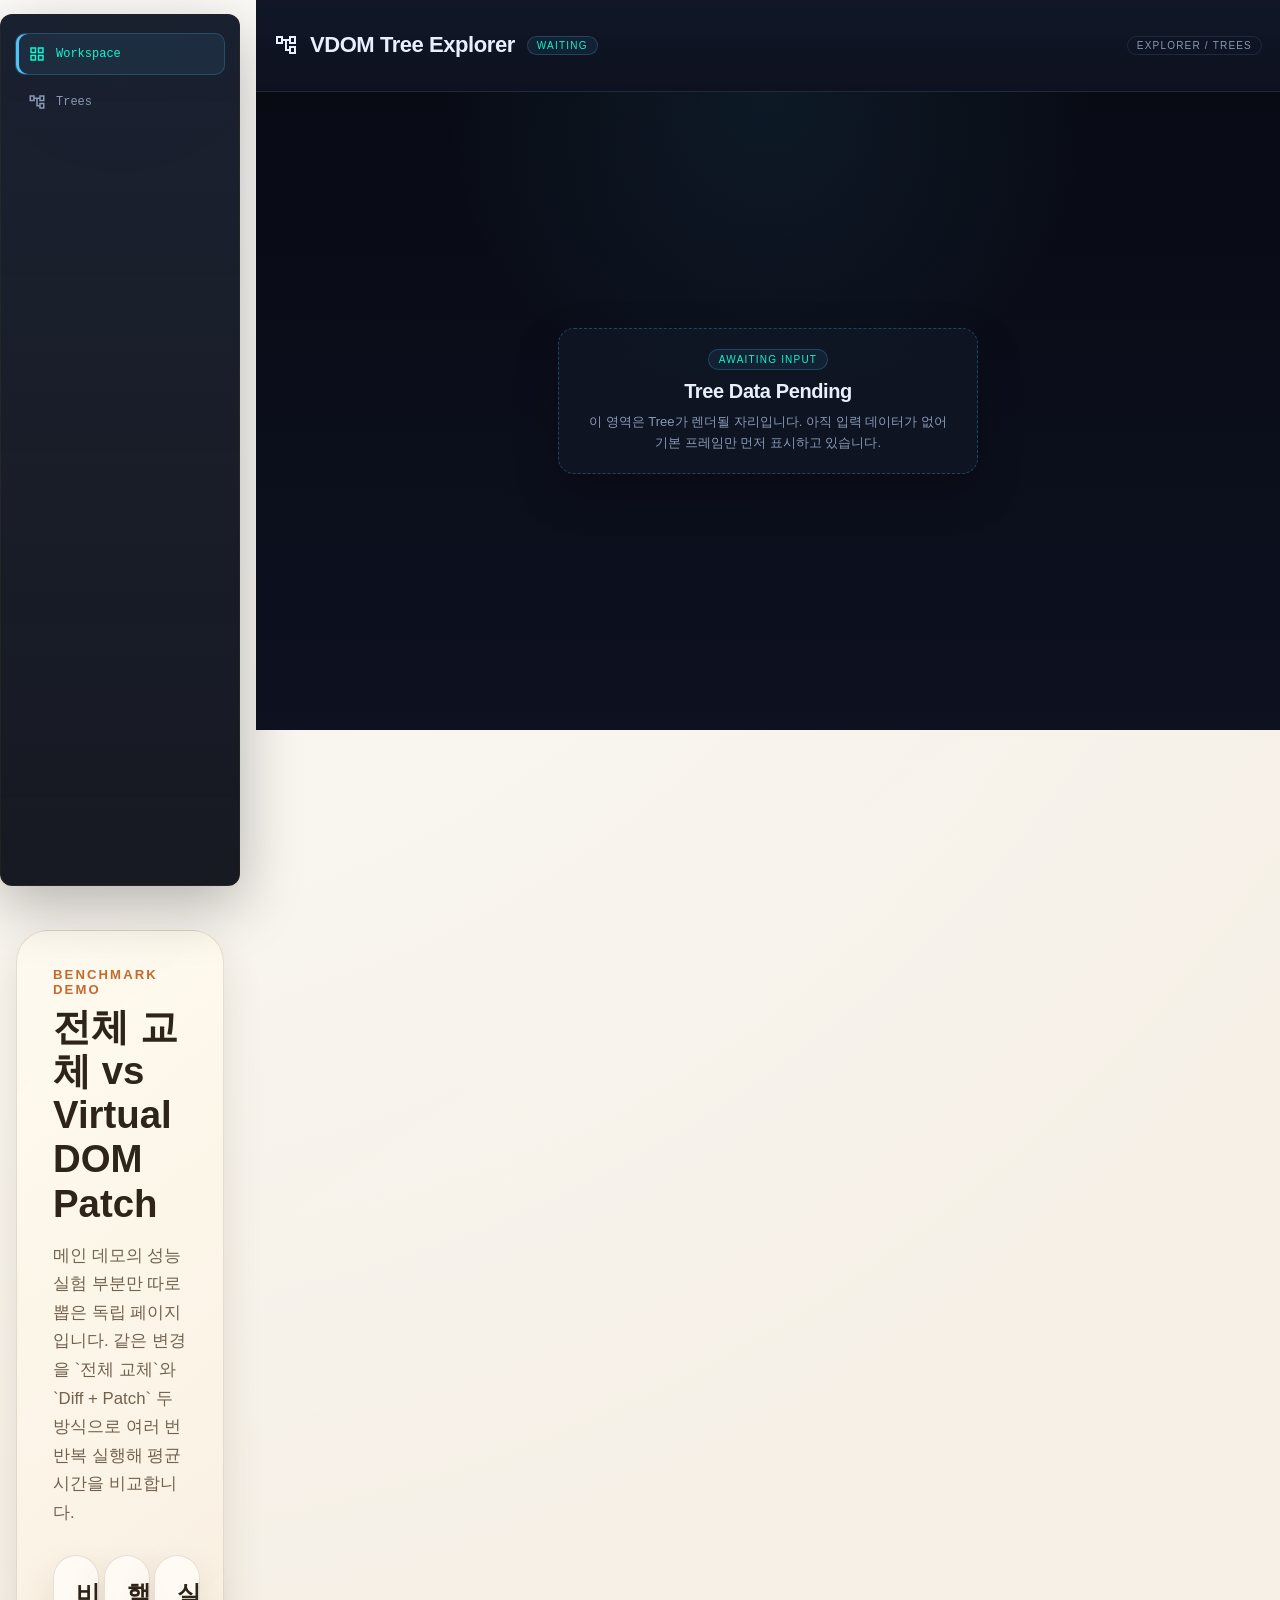
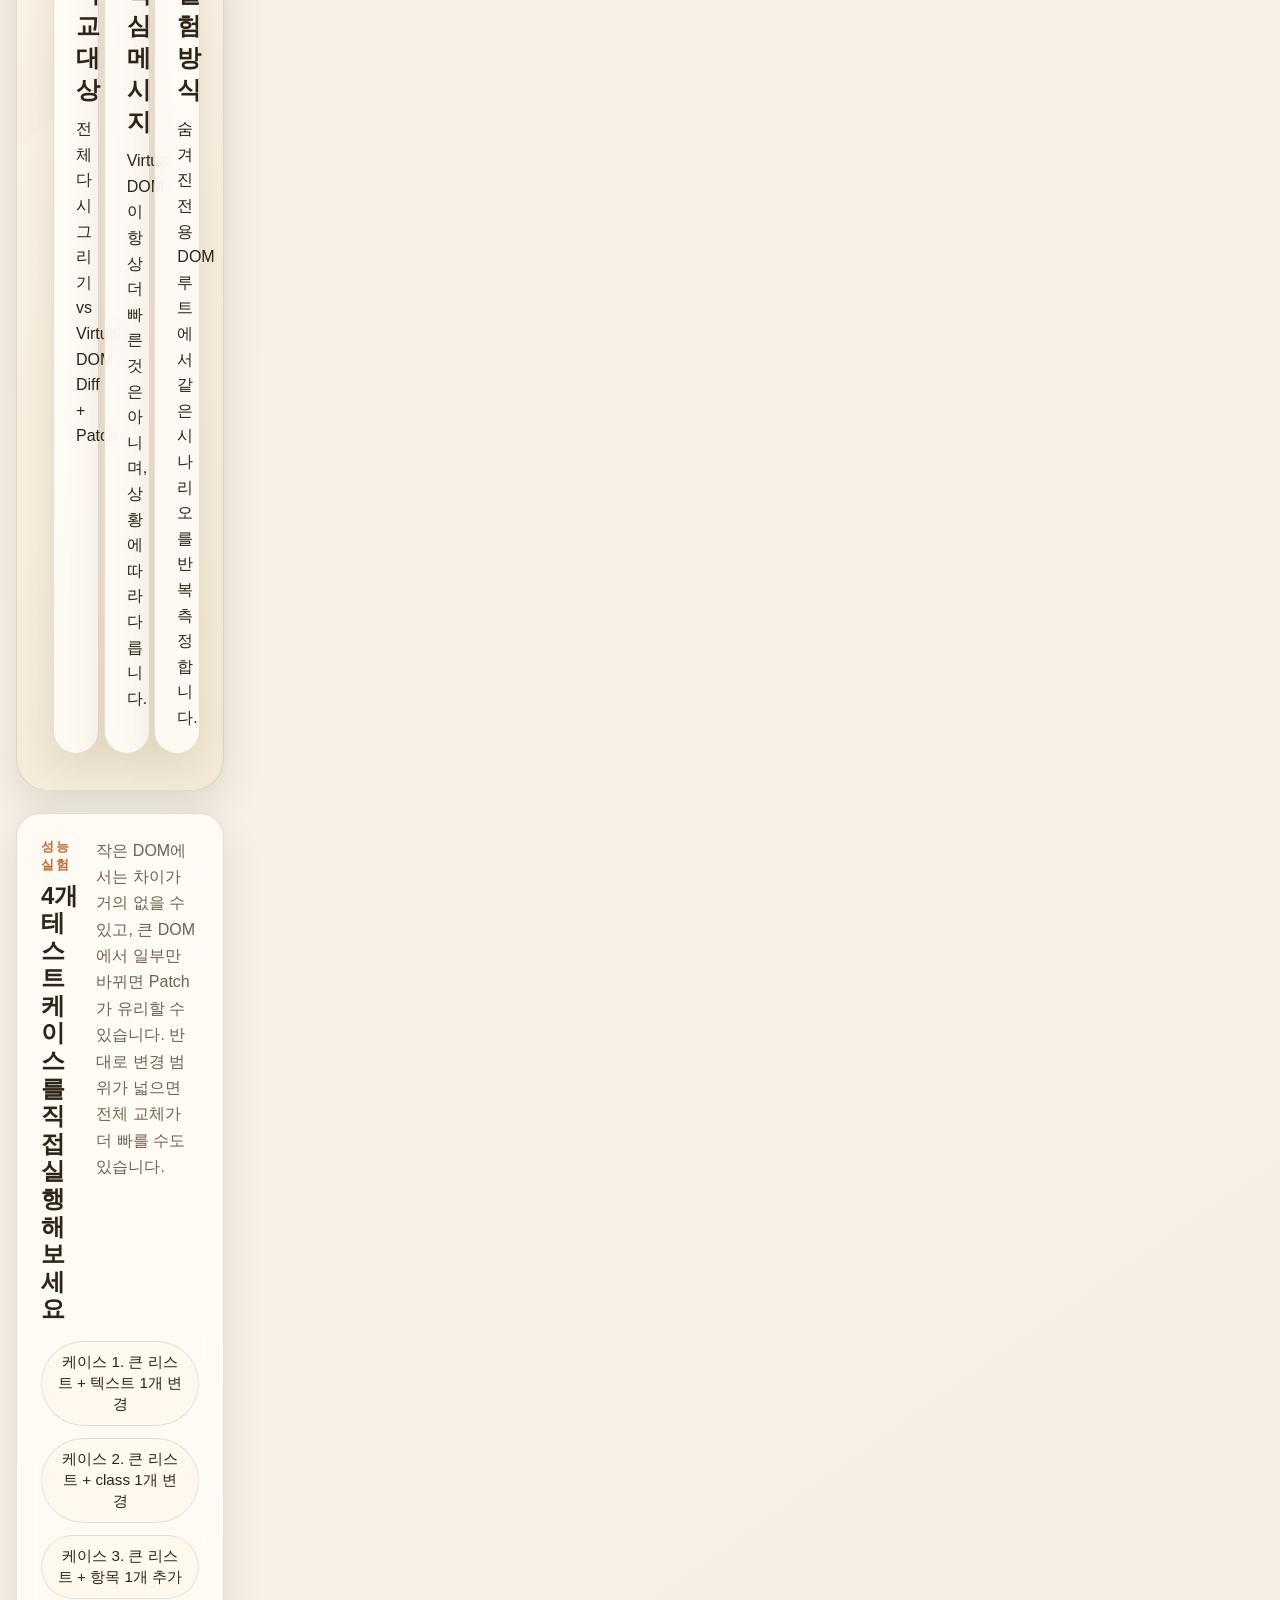
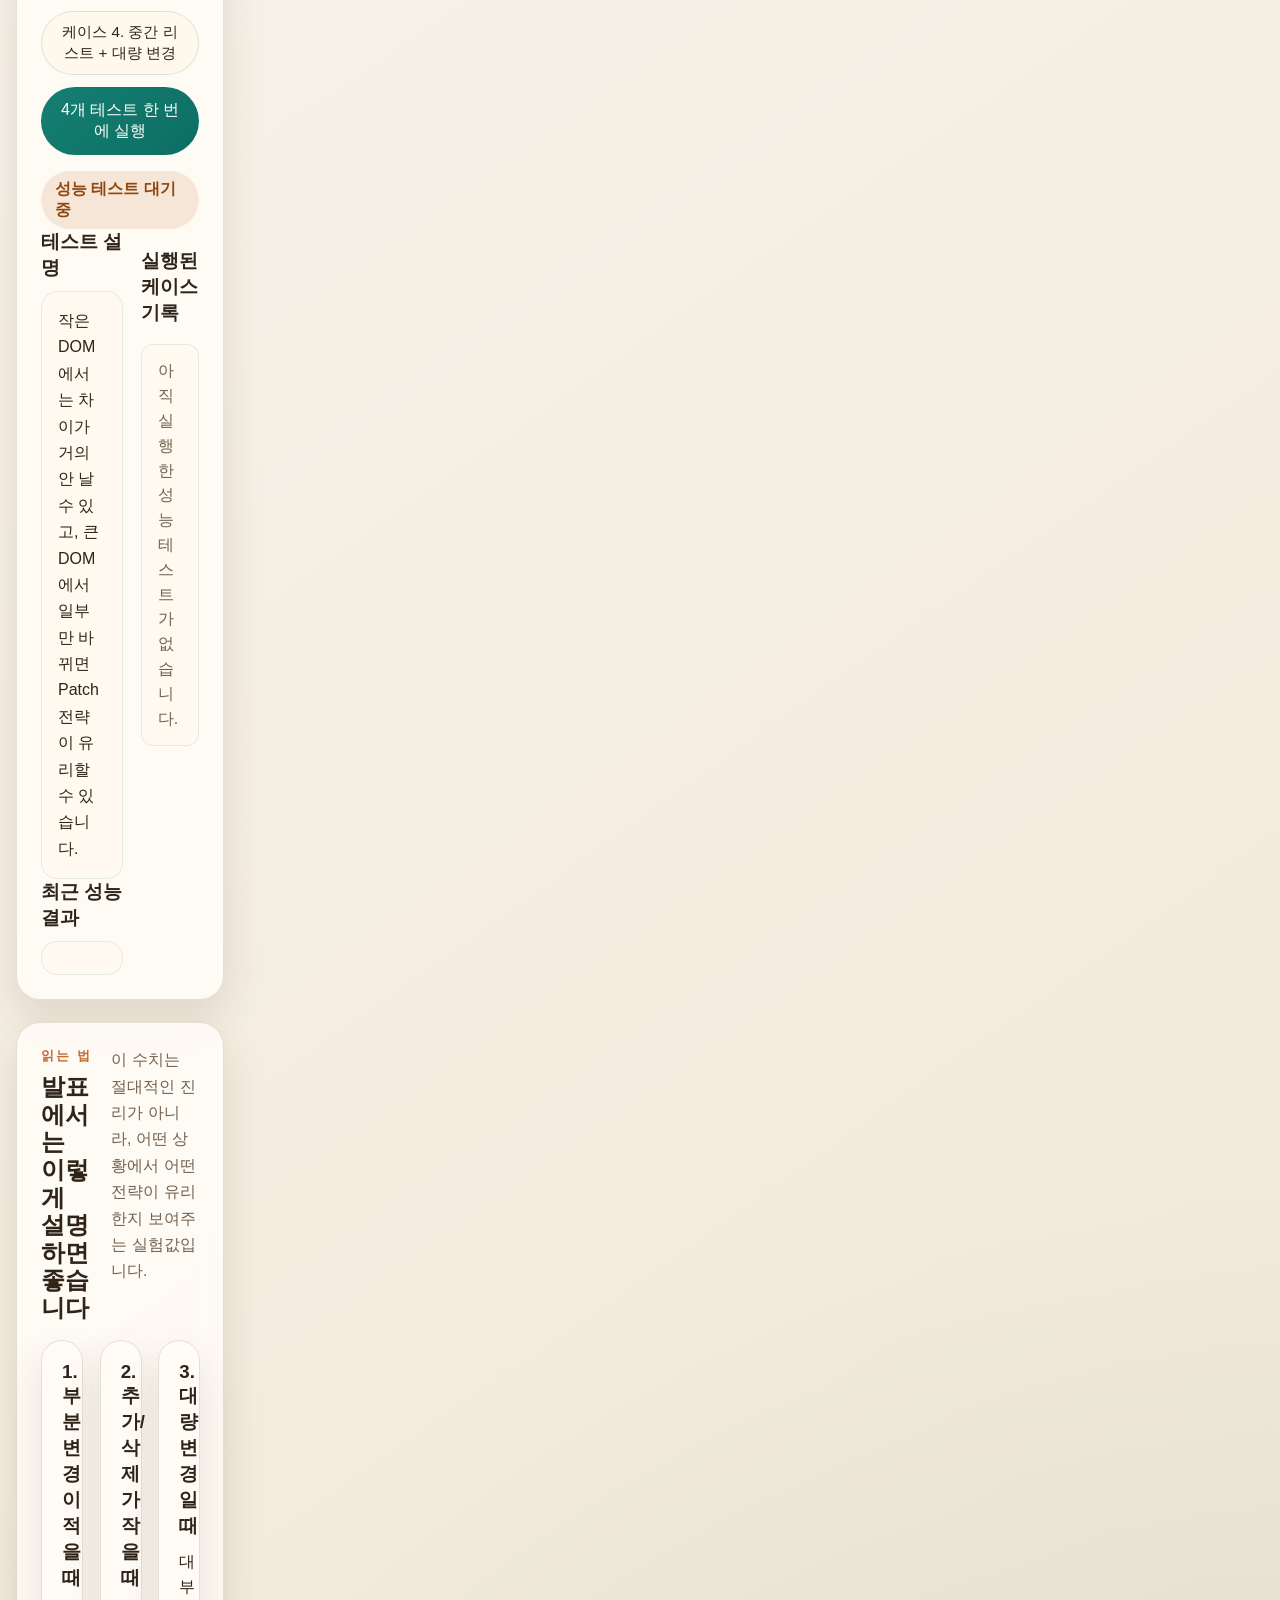
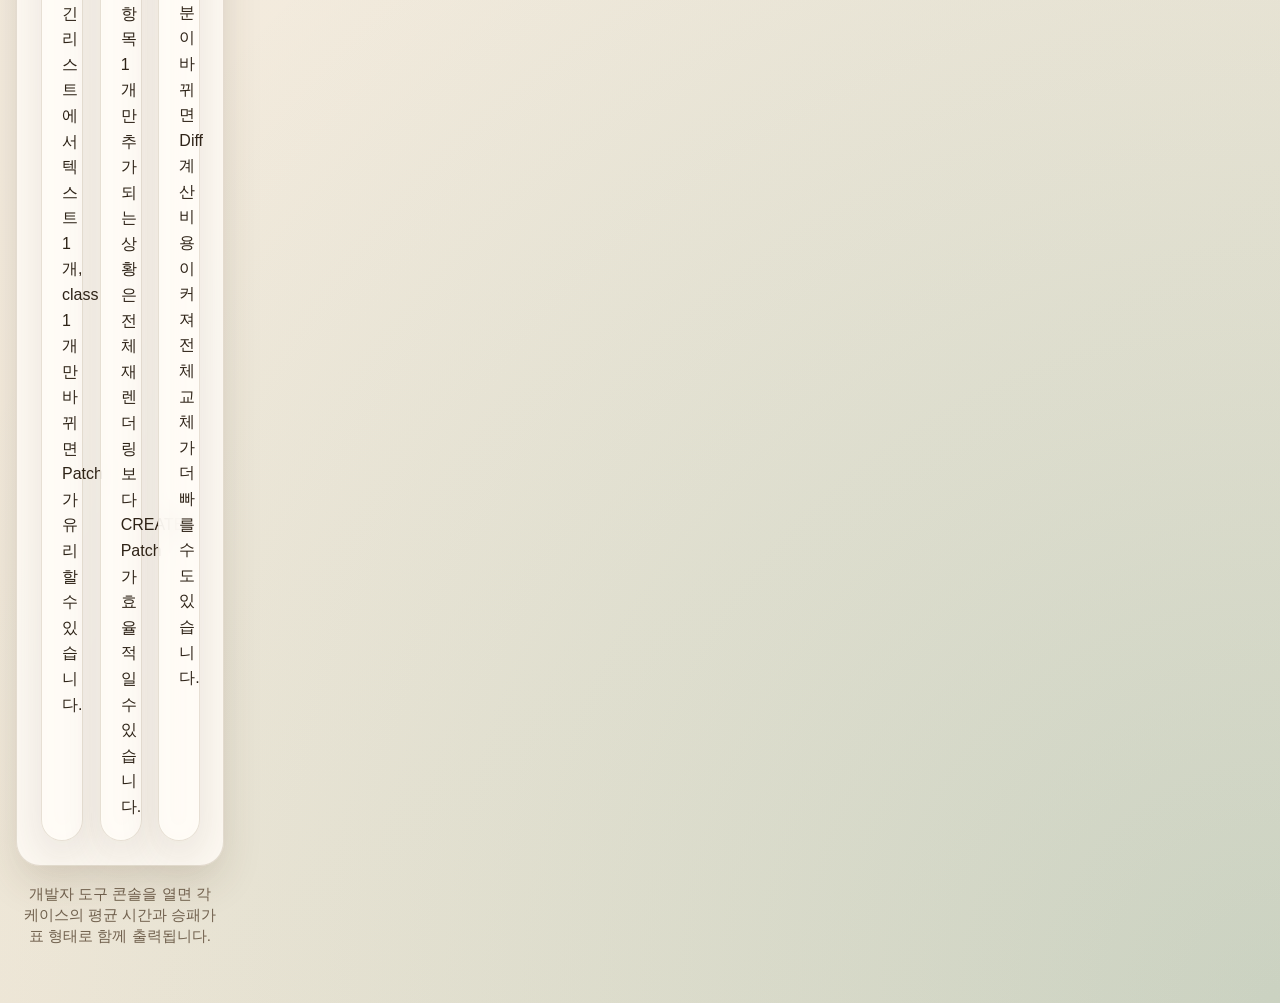
<file: html1.html>
<!DOCTYPE html>
<html lang="ko">

<head>
  <meta charset="UTF-8" />
  <meta name="viewport" content="width=device-width, initial-scale=1.0" />
  <title>Virtual DOM 성능 실험 데모</title>
  <style>
    :root {
      --bg: #f4efe5;
      --bg-accent: #e9dcc4;
      --panel: rgba(255, 252, 246, 0.88);
      --border: rgba(105, 77, 38, 0.16);
      --text: #2f2418;
      --muted: #72624f;
      --primary: #0d6e63;
      --primary-strong: #084c44;
      --accent: #c56a2d;
      --danger: #b6423d;
      --shadow: 0 18px 40px rgba(73, 53, 24, 0.12);
      --radius-lg: 24px;
      --radius-md: 16px;
      --radius-sm: 12px;
      --font-ui: "Pretendard", "SUIT Variable", "Noto Sans KR", "Malgun Gothic", sans-serif;
      --font-code: "JetBrains Mono", "D2Coding", "Consolas", monospace;
    }

    * {
      box-sizing: border-box;
    }

    body {
      margin: 0;
      min-height: 100vh;
      font-family: var(--font-ui);
      color: var(--text);
      background:
        radial-gradient(circle at top left, rgba(255, 255, 255, 0.8), transparent 28%),
        radial-gradient(circle at bottom right, rgba(13, 110, 99, 0.16), transparent 24%),
        linear-gradient(145deg, var(--bg) 0%, #f7f1e8 48%, #efe5d3 100%);
    }

    button,
    textarea,
    input {
      font: inherit;
    }

    .app-shell {
      width: min(1400px, calc(100% - 32px));
      margin: 0 auto;
      padding: 28px 0 56px;
    }

    .hero {
      padding: 36px;
      border: 1px solid var(--border);
      border-radius: 32px;
      background:
        linear-gradient(140deg, rgba(255, 250, 240, 0.96), rgba(244, 233, 213, 0.94)),
        var(--panel);
      box-shadow: var(--shadow);
    }

    .eyebrow,
    .section-kicker {
      margin: 0 0 8px;
      font-size: 0.82rem;
      font-weight: 700;
      letter-spacing: 0.16em;
      text-transform: uppercase;
      color: var(--accent);
    }

    .hero h1,
    .panel h2 {
      margin: 0;
      line-height: 1.15;
    }

    .hero h1 {
      font-size: clamp(2rem, 3vw, 3.4rem);
    }

    .hero-copy,
    .panel-description,
    .helper-text,
    .footer-note {
      color: var(--muted);
    }

    .hero-copy {
      max-width: 860px;
      margin: 16px 0 0;
      font-size: 1.05rem;
      line-height: 1.7;
    }

    .hero-meta,
    .workspace-grid,
    .vdom-grid,
    .editor-grid,
    .concept-grid {
      display: grid;
      gap: 18px;
    }

    .hero-meta {
      margin-top: 28px;
      grid-template-columns: repeat(3, minmax(0, 1fr));
    }

    .meta-card,
    .panel,
    .concept-card {
      border: 1px solid var(--border);
      border-radius: var(--radius-lg);
      background: var(--panel);
      backdrop-filter: blur(12px);
      box-shadow: var(--shadow);
    }

    .meta-card {
      padding: 22px;
    }

    .meta-card h2,
    .concept-card h3,
    .vdom-block h3,
    .results-stack h3 {
      margin: 0 0 10px;
    }

    .meta-card p,
    .concept-card p {
      margin: 0;
      line-height: 1.6;
    }

    .panel {
      margin-top: 22px;
      padding: 24px;
    }

    .panel-header {
      display: flex;
      justify-content: space-between;
      gap: 18px;
      align-items: flex-start;
      margin-bottom: 18px;
    }

    .panel-description {
      max-width: 520px;
      margin: 0;
      line-height: 1.65;
    }

    .button-row,
    .status-row,
    .sample-buttons,
    .perf-toolbar {
      display: flex;
      flex-wrap: wrap;
      gap: 12px;
    }

    .button-row {
      margin-top: 10px;
    }

    .status-row {
      margin-top: 16px;
    }

    .button {
      border: 1px solid rgba(13, 110, 99, 0.14);
      border-radius: 999px;
      padding: 12px 18px;
      background: #fff8ed;
      color: var(--text);
      cursor: pointer;
      transition:
        transform 0.18s ease,
        box-shadow 0.18s ease,
        background-color 0.18s ease;
    }

    .button:hover {
      transform: translateY(-1px);
      box-shadow: 0 10px 18px rgba(56, 43, 19, 0.08);
    }

    .button:disabled {
      cursor: not-allowed;
      opacity: 0.52;
      transform: none;
      box-shadow: none;
    }

    .button-primary {
      border-color: rgba(13, 110, 99, 0.2);
      background: linear-gradient(135deg, #157f72, var(--primary));
      color: #fff;
    }

    .button-subtle {
      border-color: rgba(198, 106, 45, 0.18);
      background: #fbf0e1;
    }

    .button-sample {
      padding: 10px 14px;
      font-size: 0.95rem;
    }

    .status-pill {
      display: inline-flex;
      align-items: center;
      min-height: 40px;
      padding: 8px 14px;
      border-radius: 999px;
      background: rgba(13, 110, 99, 0.1);
      color: var(--primary-strong);
      font-weight: 600;
    }

    .status-pill-soft {
      background: rgba(197, 106, 45, 0.14);
      color: #8f4711;
    }

    .workspace-grid {
      grid-template-columns: repeat(2, minmax(0, 1fr));
    }

    .editor-grid,
    .vdom-grid {
      grid-template-columns: repeat(2, minmax(0, 1fr));
    }

    .editor-block,
    .vdom-block,
    .results-stack,
    .surface,
    .log-view,
    pre {
      border-radius: var(--radius-md);
    }

    .label-title {
      display: inline-block;
      margin-bottom: 10px;
      font-weight: 700;
    }

    #html-editor,
    pre,
    .log-view {
      width: 100%;
      border: 1px solid rgba(45, 31, 17, 0.12);
      background: #fffdf8;
      color: var(--text);
      font-family: var(--font-code);
      font-size: 0.92rem;
      line-height: 1.6;
    }

    #html-editor {
      min-height: 360px;
      padding: 16px;
      resize: vertical;
    }

    pre {
      margin: 0;
      min-height: 360px;
      overflow: auto;
      padding: 16px;
    }

    .surface {
      min-height: 280px;
      padding: 18px;
      border: 1px solid rgba(13, 110, 99, 0.1);
      background:
        linear-gradient(180deg, rgba(255, 255, 255, 0.82), rgba(250, 244, 233, 0.82)),
        repeating-linear-gradient(0deg,
          transparent,
          transparent 23px,
          rgba(114, 98, 79, 0.06) 24px);
      overflow: auto;
    }

    .surface>*+* {
      margin-top: 12px;
    }

    .sample-toolbar {
      margin-top: 18px;
    }

    .perf-toolbar {
      align-items: center;
      justify-content: space-between;
      margin-bottom: 16px;
    }

    .patch-list {
      margin: 0;
      padding: 0;
      list-style: none;
      display: grid;
      gap: 10px;
    }

    .patch-list li {
      padding: 14px 16px;
      border: 1px solid rgba(13, 110, 99, 0.1);
      border-radius: var(--radius-sm);
      background: #fff9ef;
      line-height: 1.55;
    }

    .patch-list .patch-empty {
      color: var(--muted);
    }

    .log-view {
      min-height: 280px;
      max-height: 420px;
      overflow: auto;
      padding: 14px;
      display: grid;
      gap: 10px;
    }

    .log-entry {
      padding: 12px 14px;
      border-radius: var(--radius-sm);
      border: 1px solid rgba(45, 31, 17, 0.08);
      background: rgba(255, 255, 255, 0.86);
    }

    .log-entry strong {
      display: inline-block;
      margin-bottom: 6px;
      color: var(--primary-strong);
    }

    .log-entry p {
      margin: 0;
      color: var(--muted);
      line-height: 1.55;
    }

    .concept-grid {
      grid-template-columns: repeat(3, minmax(0, 1fr));
    }

    .concept-card {
      padding: 20px;
    }

    .benchmark-grid {
      display: grid;
      grid-template-columns: 1.4fr 1fr;
      gap: 18px;
    }

    .benchmark-summary,
    .benchmark-results {
      border: 1px solid rgba(13, 110, 99, 0.1);
      border-radius: var(--radius-md);
      background: #fff9ef;
      padding: 16px;
      line-height: 1.65;
    }

    .benchmark-results {
      display: grid;
      gap: 12px;
    }

    .benchmark-card {
      border: 1px solid rgba(45, 31, 17, 0.08);
      border-radius: var(--radius-sm);
      background: rgba(255, 255, 255, 0.9);
      padding: 14px;
    }

    .benchmark-card h4 {
      margin: 0 0 8px;
    }

    .benchmark-card p {
      margin: 0;
      color: var(--muted);
    }

    .benchmark-metrics {
      display: grid;
      grid-template-columns: repeat(2, minmax(0, 1fr));
      gap: 10px;
      margin-top: 12px;
    }

    .benchmark-metric {
      padding: 12px;
      border-radius: var(--radius-sm);
      background: rgba(13, 110, 99, 0.08);
    }

    .benchmark-metric strong {
      display: block;
      margin-bottom: 4px;
      color: var(--primary-strong);
    }

    .benchmark-note {
      margin-top: 10px;
      font-weight: 700;
    }

    .benchmark-root {
      position: absolute;
      left: -99999px;
      top: 0;
      width: 1200px;
      contain: layout style paint;
    }

    .footer-note {
      padding: 18px 4px 0;
      text-align: center;
      font-size: 0.95rem;
    }

    .lab-card,
    .lab-card-alt,
    .lab-badge {
      font-size: 1rem;
    }

    .lab-card,
    .lab-card-alt {
      padding: 18px;
      border-radius: 18px;
      border: 1px solid rgba(13, 110, 99, 0.14);
      background: rgba(255, 255, 255, 0.84);
    }

    .lab-card-alt {
      border-color: rgba(197, 106, 45, 0.18);
      background: rgba(255, 246, 235, 0.92);
    }

    .lab-card h2,
    .lab-card-alt h2 {
      margin-top: 0;
    }

    .lab-highlight {
      color: var(--accent);
      font-weight: 700;
    }

    .lab-row {
      display: flex;
      flex-wrap: wrap;
      gap: 10px;
      margin-top: 14px;
    }

    .lab-badge {
      display: inline-flex;
      align-items: center;
      padding: 8px 12px;
      border-radius: 999px;
      background: rgba(13, 110, 99, 0.1);
      color: var(--primary-strong);
    }

    .lab-note {
      padding: 12px 14px;
      border-left: 4px solid var(--accent);
      background: rgba(197, 106, 45, 0.08);
    }

    .lab-stack {
      display: grid;
      gap: 12px;
    }

    .lab-warning {
      color: var(--danger);
      font-weight: 700;
    }

    @media (max-width: 1080px) {

      .hero-meta,
      .workspace-grid,
      .editor-grid,
      .vdom-grid,
      .concept-grid,
      .benchmark-grid {
        grid-template-columns: 1fr;
      }

      .panel-header {
        flex-direction: column;
      }

      .panel-description {
        max-width: none;
      }
    }

    @media (max-width: 720px) {
      .app-shell {
        width: min(100% - 20px, 1400px);
        padding-top: 20px;
      }

      .hero,
      .panel {
        padding: 18px;
      }

      .hero h1 {
        font-size: 2rem;
      }

      .benchmark-metrics {
        grid-template-columns: 1fr;
      }

      #html-editor,
      pre,
      .log-view {
        min-height: 280px;
      }
    }
  </style>
</head>

<body>
  <div class="console-shell">
    <div id="sidebar-mount"></div>
    <div id="trees-mount"></div>
    <main class="console-main">

      <div class="app-shell">
        <header class="hero">
          <p class="eyebrow">Benchmark Demo</p>
          <h1>전체 교체 vs Virtual DOM Patch</h1>
          <p class="hero-copy">
            메인 데모의 성능 실험 부분만 따로 뽑은 독립 페이지입니다. 같은 변경을
            `전체 교체`와 `Diff + Patch` 두 방식으로 여러 번 반복 실행해 평균 시간을
            비교합니다.
          </p>
          <div class="hero-meta">
            <article class="meta-card">
              <h2>비교 대상</h2>
              <p>전체 다시 그리기 vs Virtual DOM Diff + Patch</p>
            </article>
            <article class="meta-card">
              <h2>핵심 메시지</h2>
              <p>Virtual DOM이 항상 더 빠른 것은 아니며, 상황에 따라 다릅니다.</p>
            </article>
            <article class="meta-card">
              <h2>실험 방식</h2>
              <p>숨겨진 전용 DOM 루트에서 같은 시나리오를 반복 측정합니다.</p>
            </article>
          </div>
        </header>

        <section class="panel">
          <div class="panel-header">
            <div>
              <p class="section-kicker">성능 실험</p>
              <h2>4개 테스트 케이스를 직접 실행해보세요</h2>
            </div>
            <p class="panel-description">
              작은 DOM에서는 차이가 거의 없을 수 있고, 큰 DOM에서 일부만 바뀌면 Patch가
              유리할 수 있습니다. 반대로 변경 범위가 넓으면 전체 교체가 더 빠를 수도
              있습니다.
            </p>
          </div>

          <div class="perf-toolbar">
            <div class="sample-buttons">
              <button class="button button-sample" data-benchmark="single-text">
                케이스 1. 큰 리스트 + 텍스트 1개 변경
              </button>
              <button class="button button-sample" data-benchmark="single-props">
                케이스 2. 큰 리스트 + class 1개 변경
              </button>
              <button class="button button-sample" data-benchmark="append-item">
                케이스 3. 큰 리스트 + 항목 1개 추가
              </button>
              <button class="button button-sample" data-benchmark="many-changes">
                케이스 4. 중간 리스트 + 대량 변경
              </button>
            </div>
            <button id="benchmark-all-btn" class="button button-primary">
              4개 테스트 한 번에 실행
            </button>
          </div>

          <div class="status-row">
            <span id="benchmark-status" class="status-pill status-pill-soft">
              성능 테스트 대기 중
            </span>
          </div>

          <div class="benchmark-grid">
            <div class="results-stack">
              <div>
                <h3>테스트 설명</h3>
                <div id="benchmark-summary" class="benchmark-summary">
                  아직 실행한 테스트가 없습니다.
                </div>
              </div>
              <div>
                <h3>최근 성능 결과</h3>
                <div id="benchmark-results" class="benchmark-results"></div>
              </div>
            </div>
            <div>
              <h3>실행된 케이스 기록</h3>
              <ul id="benchmark-history" class="patch-list"></ul>
            </div>
          </div>
        </section>

        <section class="panel">
          <div class="panel-header">
            <div>
              <p class="section-kicker">읽는 법</p>
              <h2>발표에서는 이렇게 설명하면 좋습니다</h2>
            </div>
            <p class="panel-description">
              이 수치는 절대적인 진리가 아니라, 어떤 상황에서 어떤 전략이 유리한지 보여주는
              실험값입니다.
            </p>
          </div>
          <div class="concept-grid">
            <article class="concept-card">
              <h3>1. 부분 변경이 적을 때</h3>
              <p>긴 리스트에서 텍스트 1개, class 1개만 바뀌면 Patch가 유리할 수 있습니다.</p>
            </article>
            <article class="concept-card">
              <h3>2. 추가/삭제가 작을 때</h3>
              <p>항목 1개만 추가되는 상황은 전체 재렌더링보다 CREATE Patch가 효율적일 수 있습니다.</p>
            </article>
            <article class="concept-card">
              <h3>3. 대량 변경일 때</h3>
              <p>대부분이 바뀌면 Diff 계산 비용이 커져 전체 교체가 더 빠를 수도 있습니다.</p>
            </article>
          </div>
        </section>

        <footer class="footer-note">
          개발자 도구 콘솔을 열면 각 케이스의 평균 시간과 승패가 표 형태로 함께 출력됩니다.
        </footer>
      </div>
    </main>

  </div>
  <div id="benchmark-root" class="benchmark-root" aria-hidden="true"></div>
  <script src="./sidebar.module.js"></script>
  <script>
    window.SidebarModule.mount({
      mountSelector: '#sidebar-mount',
      versionText: 'example'
    });
  </script>

  <script src="./trees.module.js"></script>
  <script>
    window.TreesModule.renderInto(
      document.getElementById('trees-mount')
    );
  </script>


  <script>
    // 성능 비교에 사용할 4가지 테스트 케이스입니다.
    // 각각 "어떤 상황을 실험하는지"를 설명과 함께 저장해둡니다.
    const BENCHMARK_CASES = {
      "single-text": {
        title: "케이스 1. 큰 리스트 + 텍스트 1개 변경",
        summary:
          "요소 수는 많지만 실제 변경은 텍스트 1개뿐인 경우입니다. Patch 전략이 유리한 대표 상황입니다.",
        expectation: "부분 변경만 있을 때는 Diff 후 Patch가 유리할 가능성이 큽니다.",
        buildScenario: () => ({
          oldVdom: buildBenchmarkTree(500),
          newVdom: buildBenchmarkTree(500, {
            textChanges: {
              320: "320번 카드의 설명만 새 문장으로 교체했습니다. 나머지 구조는 그대로 유지됩니다.",
            },
          }),
        }),
      },
      "single-props": {
        title: "케이스 2. 큰 리스트 + class 1개 변경",
        summary:
          "구조는 그대로 두고 카드 하나의 class와 data 속성만 바꾸는 경우입니다. PROPS Patch 중심으로 처리됩니다.",
        expectation: "속성만 바뀌는 경우는 실제 DOM 전체 교체보다 Patch가 효율적일 수 있습니다.",
        buildScenario: () => ({
          oldVdom: buildBenchmarkTree(500),
          newVdom: buildBenchmarkTree(500, {
            classChanges: {
              180: "benchmark-item benchmark-item-hot",
            },
            dataToneChanges: {
              180: "hot",
            },
          }),
        }),
      },
      "append-item": {
        title: "케이스 3. 큰 리스트 + 항목 1개 추가",
        summary:
          "긴 리스트 끝에 새 카드 하나만 추가하는 상황입니다. 전체 재렌더링보다 CREATE Patch의 가치가 드러날 수 있습니다.",
        expectation: "마지막에 항목 1개만 붙는 상황은 Patch가 유리하게 나올 가능성이 있습니다.",
        buildScenario: () => ({
          oldVdom: buildBenchmarkTree(700),
          newVdom: buildBenchmarkTree(701),
        }),
      },
      "many-changes": {
        title: "케이스 4. 중간 리스트 + 대량 변경",
        summary:
          "카드 수는 조금 줄이고, 많은 항목의 텍스트와 class를 한꺼번에 바꾸는 상황입니다. 여기서는 전체 교체가 비슷하거나 더 빠를 수도 있습니다.",
        expectation:
          "변경 범위가 넓으면 Diff 계산 비용이 커져서 전체 교체가 비슷하거나 더 빠를 수도 있습니다.",
        buildScenario: () => ({
          oldVdom: buildBenchmarkTree(220),
          newVdom: buildBenchmarkTree(220, {
            massUpdateEvery: 2,
          }),
        }),
      },
    };

    const state = {
      history: [],
    };

    const elements = {};

    document.addEventListener("DOMContentLoaded", () => {
      // 페이지가 열리면 버튼, 결과 영역 같은 DOM 요소를 먼저 찾아둡니다.
      cacheElements();
      // 버튼을 눌렀을 때 어떤 함수를 실행할지 연결합니다.
      bindEvents();
      // 첫 화면 문구를 세팅합니다.
      resetBenchmarkViews();
    });

    function cacheElements() {
      elements.benchmarkButtons = Array.from(document.querySelectorAll("[data-benchmark]"));
      elements.benchmarkAllButton = document.getElementById("benchmark-all-btn");
      elements.benchmarkStatus = document.getElementById("benchmark-status");
      elements.benchmarkSummary = document.getElementById("benchmark-summary");
      elements.benchmarkResults = document.getElementById("benchmark-results");
      elements.benchmarkHistory = document.getElementById("benchmark-history");
      elements.benchmarkRoot = document.getElementById("benchmark-root");
    }

    function bindEvents() {
      elements.benchmarkButtons.forEach((button) => {
        button.addEventListener("click", () => runBenchmark(button.dataset.benchmark));
      });

      elements.benchmarkAllButton.addEventListener("click", runAllBenchmarks);
    }

    function resetBenchmarkViews() {
      elements.benchmarkStatus.textContent = "성능 테스트 대기 중";
      elements.benchmarkSummary.textContent =
        "작은 DOM에서는 차이가 거의 안 날 수 있고, 큰 DOM에서 일부만 바뀌면 Patch 전략이 유리할 수 있습니다.";
      elements.benchmarkResults.innerHTML = "";
      renderHistory();
    }

    function renderHistory() {
      elements.benchmarkHistory.innerHTML = "";

      if (state.history.length === 0) {
        const item = document.createElement("li");
        item.className = "patch-empty";
        item.textContent = "아직 실행한 성능 테스트가 없습니다.";
        elements.benchmarkHistory.appendChild(item);
        return;
      }

      state.history.forEach((result) => {
        const item = document.createElement("li");
        item.textContent = `${result.title}: 전체 교체 ${formatMs(
          result.fullReplace.average
        )}ms / Patch ${formatMs(result.patch.average)}ms / 판단: ${result.winnerText}`;
        elements.benchmarkHistory.appendChild(item);
      });
    }

    function buildBenchmarkTree(count, options = {}) {
      // 이 함수는 "성능 실험용 큰 Virtual DOM 트리"를 만듭니다.
      // 카드가 아주 많은 화면을 일부러 만들어야 속도 차이가 더 잘 보입니다.
      const textChanges = options.textChanges || {};
      const classChanges = options.classChanges || {};
      const dataToneChanges = options.dataToneChanges || {};
      const massUpdateEvery = options.massUpdateEvery || 0;
      const items = [];

      for (let index = 0; index < count; index += 1) {
        // massUpdateEvery가 있으면 "여러 카드가 한꺼번에 바뀌는 상황"을 흉내냅니다.
        const isMassUpdated = massUpdateEvery > 0 && index % massUpdateEvery === 0;
        const itemClass =
          classChanges[index] || (isMassUpdated ? "benchmark-item benchmark-item-hot" : "benchmark-item");
        const dataTone = dataToneChanges[index] || (isMassUpdated ? "hot" : "base");
        const title = isMassUpdated ? `업데이트된 카드 ${index + 1}` : `기준 카드 ${index + 1}`;
        const description =
          textChanges[index] ||
          (isMassUpdated
            ? `이 카드는 대량 변경 실험에서 내용이 바뀐 항목입니다. index=${index}`
            : `이 카드는 Virtual DOM 성능 실험을 위한 기준 항목입니다. index=${index}`);
        const badge = isMassUpdated ? "대량 변경" : "기준 상태";

        items.push({
          type: "ELEMENT",
          tag: "li",
          props: {
            class: itemClass,
            "data-index": String(index),
            "data-tone": dataTone,
          },
          children: [
            elementNode("h3", {}, [textNode(title)]),
            elementNode("p", {}, [textNode(description)]),
            elementNode("span", { class: "benchmark-badge" }, [textNode(badge)]),
          ],
        });
      }

      return {
        type: "ROOT",
        children: [
          elementNode("section", { class: "benchmark-board" }, [
            elementNode("header", { class: "benchmark-header" }, [
              elementNode("h2", {}, [textNode(`성능 실험 카드 ${count}개`)]),
              elementNode("p", {}, [textNode("숨겨진 DOM 루트에서 전체 교체와 Patch를 비교합니다.")]),
            ]),
            elementNode("ul", { class: "benchmark-list" }, items),
          ]),
        ],
      };
    }

    function elementNode(tag, props, children) {
      // 태그 노드를 쉽게 만들기 위한 작은 도우미 함수입니다.
      return {
        type: "ELEMENT",
        tag,
        props,
        children,
      };
    }

    function textNode(value) {
      // 텍스트 노드를 쉽게 만들기 위한 도우미 함수입니다.
      return {
        type: "TEXT",
        value,
      };
    }

    function measureBenchmarkCase(oldVdom, newVdom, iterations = 12) {
      // 같은 테스트를 여러 번 반복해서 평균 시간을 구합니다.
      // 1번만 재면 우연히 빠르거나 느리게 나올 수 있기 때문입니다.
      const fullReplaceTimes = [];
      const patchTimes = [];
      let latestPatchCount = 0;

      for (let index = 0; index < iterations; index += 1) {
        // 1) 전체 교체 방식:
        // 기존 화면을 만든 뒤, 새 화면 전체를 통째로 다시 렌더링합니다.
        renderVdomIntoContainer(elements.benchmarkRoot, cloneVdom(oldVdom));
        const fullStart = performance.now();
        renderVdomIntoContainer(elements.benchmarkRoot, cloneVdom(newVdom));
        fullReplaceTimes.push(performance.now() - fullStart);

        // 2) Virtual DOM Patch 방식:
        // 먼저 old/new 트리의 차이를 찾고(diff),
        // 그 차이만 실제 DOM에 반영합니다(patch).
        renderVdomIntoContainer(elements.benchmarkRoot, cloneVdom(oldVdom));
        const patchStart = performance.now();
        const patches = diffTrees(oldVdom, newVdom);
        latestPatchCount = patches.length;
        applyPatches(elements.benchmarkRoot, patches);
        patchTimes.push(performance.now() - patchStart);
      }

      return {
        fullReplace: summarizeTiming(fullReplaceTimes),
        patch: summarizeTiming(patchTimes),
        patchCount: latestPatchCount,
        iterations,
      };
    }

    function summarizeTiming(values) {
      const total = values.reduce((sum, value) => sum + value, 0);
      return {
        average: total / values.length,
        min: Math.min(...values),
        max: Math.max(...values),
      };
    }

    function runBenchmark(caseKey) {
      // 버튼에서 넘겨준 케이스 키로 실험 설정을 가져옵니다.
      const config = BENCHMARK_CASES[caseKey];
      if (!config) {
        return;
      }

      // oldVdom: 바뀌기 전 화면 설계도
      // newVdom: 바뀐 후 화면 설계도
      const scenario = config.buildScenario();
      // 두 방식을 실제로 재서 평균 시간을 구합니다.
      const measurement = measureBenchmarkCase(scenario.oldVdom, scenario.newVdom);
      const fullAverage = measurement.fullReplace.average;
      const patchAverage = measurement.patch.average;
      const diff = patchAverage - fullAverage;
      const winner =
        patchAverage < fullAverage
          ? "patch"
          : fullAverage < patchAverage
            ? "full"
            : "tie";
      // 결과를 한글로 해석해서 "누가 더 빨랐는지" 문장으로 만듭니다.
      const winnerText =
        winner === "patch"
          ? "Patch가 더 빨랐습니다."
          : winner === "full"
            ? "전체 교체가 더 빨랐습니다."
            : "두 방식이 거의 비슷했습니다.";

      const result = {
        key: caseKey,
        title: config.title,
        summary: config.summary,
        expectation: config.expectation,
        winnerText,
        diff,
        ...measurement,
      };

      // 최근 결과가 위로 오도록 기록을 저장합니다.
      state.history = [result, ...state.history.filter((item) => item.key !== caseKey)];
      renderResult(result);
      renderHistory();
      elements.benchmarkStatus.textContent = `${config.title} 실행 완료`;

      logBenchmark(result);
    }

    function runAllBenchmarks() {
      // 4개 케이스를 순서대로 모두 실행합니다.
      Object.keys(BENCHMARK_CASES).forEach((caseKey) => {
        runBenchmark(caseKey);
      });
      elements.benchmarkStatus.textContent = "4개 성능 테스트 실행 완료";
    }

    function renderResult(result) {
      // 측정 결과를 화면 카드로 보기 좋게 렌더링합니다.
      elements.benchmarkSummary.textContent = `${result.summary} 예측: ${result.expectation}`;
      elements.benchmarkResults.innerHTML = "";

      const card = document.createElement("div");
      card.className = "benchmark-card";

      const heading = document.createElement("h4");
      heading.textContent = result.title;

      const summary = document.createElement("p");
      summary.textContent = `${result.summary} 총 ${result.iterations}회 반복 평균입니다.`;

      const metrics = document.createElement("div");
      metrics.className = "benchmark-metrics";

      metrics.appendChild(
        createMetric(
          "전체 교체 평균",
          `${formatMs(result.fullReplace.average)}ms`,
          `최소 ${formatMs(result.fullReplace.min)} / 최대 ${formatMs(result.fullReplace.max)}`
        )
      );
      metrics.appendChild(
        createMetric(
          "Patch 평균",
          `${formatMs(result.patch.average)}ms`,
          `최소 ${formatMs(result.patch.min)} / 최대 ${formatMs(result.patch.max)}`
        )
      );
      metrics.appendChild(createMetric("Patch 개수", `${result.patchCount}개`, "Diff가 만든 작업 수"));
      metrics.appendChild(
        createMetric(
          "평균 차이",
          `${formatMs(Math.abs(result.diff))}ms`,
          result.diff < 0 ? "Patch가 더 빠름" : result.diff > 0 ? "전체 교체가 더 빠름" : "거의 동일"
        )
      );

      const note = document.createElement("p");
      note.className = "benchmark-note";
      note.textContent = `해석: ${result.winnerText}`;

      card.appendChild(heading);
      card.appendChild(summary);
      card.appendChild(metrics);
      card.appendChild(note);
      elements.benchmarkResults.appendChild(card);
    }

    function createMetric(title, value, detail) {
      const wrapper = document.createElement("div");
      wrapper.className = "benchmark-metric";

      const strong = document.createElement("strong");
      strong.textContent = title;

      const valueNode = document.createElement("div");
      valueNode.textContent = value;

      const detailNode = document.createElement("p");
      detailNode.textContent = detail;

      wrapper.appendChild(strong);
      wrapper.appendChild(valueNode);
      wrapper.appendChild(detailNode);
      return wrapper;
    }

    function logBenchmark(result) {
      // 발표나 디버깅 때 보기 좋게 콘솔에도 결과를 남깁니다.
      const message = `전체 교체 평균 ${formatMs(result.fullReplace.average)}ms, Patch 평균 ${formatMs(
        result.patch.average
      )}ms, Patch 개수 ${result.patchCount}개. ${result.winnerText}`;

      console.groupCollapsed(`[성능 실험] ${result.title}`);
      console.log(message);
      console.groupEnd();

      if (console.table) {
        console.table([
          {
            케이스: result.title,
            "전체 교체 평균(ms)": Number(result.fullReplace.average.toFixed(3)),
            "Patch 평균(ms)": Number(result.patch.average.toFixed(3)),
            "Patch 개수": result.patchCount,
            판단: result.winnerText,
          },
        ]);
      }
    }

    function isComparableDomNode(node) {
      // 공백만 있는 텍스트 노드는 비교 대상에서 빼줍니다.
      // 그렇지 않으면 줄바꿈/들여쓰기 때문에 경로 계산이 꼬일 수 있습니다.
      if (!node) {
        return false;
      }

      if (node.nodeType === Node.TEXT_NODE) {
        return node.nodeValue.trim() !== "";
      }

      return node.nodeType === Node.ELEMENT_NODE;
    }

    function getComparableChildNodes(node) {
      return Array.from(node.childNodes).filter(isComparableDomNode);
    }

    function renderVdomIntoContainer(container, rootVdom) {
      // Virtual DOM 트리를 실제 DOM으로 바꿔 화면에 그립니다.
      container.innerHTML = "";
      rootVdom.children.forEach((child) => {
        container.appendChild(vdomToDom(child));
      });
    }

    function vdomToDom(vnode) {
      // Virtual DOM 노드 1개를 실제 DOM 노드 1개로 바꾸는 함수입니다.
      if (vnode.type === "TEXT") {
        return document.createTextNode(vnode.value);
      }

      const element = document.createElement(vnode.tag);

      Object.entries(vnode.props || {}).forEach(([key, value]) => {
        element.setAttribute(key, value);
      });

      (vnode.children || []).forEach((child) => {
        element.appendChild(vdomToDom(child));
      });

      return element;
    }

    function diffTrees(oldTree, newTree) {
      // 이전 설계도와 새 설계도를 비교해서
      // "무엇을 바꿔야 하는지" Patch 목록을 만듭니다.
      const patches = [];
      diffNode(oldTree, newTree, [], patches);
      return patches;
    }

    function diffNode(oldNode, newNode, path, patches) {
      // 1. 이전엔 없고 새로 생기면 CREATE
      if (!oldNode && newNode) {
        patches.push({ type: "CREATE", path, node: cloneVdom(newNode) });
        return;
      }

      // 2. 이전엔 있었는데 없어지면 REMOVE
      if (oldNode && !newNode) {
        patches.push({ type: "REMOVE", path });
        return;
      }

      if (!oldNode || !newNode) {
        return;
      }

      // ROOT는 자식들을 같은 위치끼리 계속 비교합니다.
      if (oldNode.type === "ROOT" && newNode.type === "ROOT") {
        const maxLength = Math.max(oldNode.children.length, newNode.children.length);
        for (let index = 0; index < maxLength; index += 1) {
          diffNode(oldNode.children[index], newNode.children[index], [...path, index], patches);
        }
        return;
      }

      // 3. 노드 종류가 다르면 통째로 교체합니다.
      if (oldNode.type !== newNode.type) {
        patches.push({ type: "REPLACE", path, node: cloneVdom(newNode) });
        return;
      }

      // 4. 텍스트 노드면 글자가 달라졌는지만 보면 됩니다.
      if (oldNode.type === "TEXT" && newNode.type === "TEXT") {
        if (oldNode.value !== newNode.value) {
          patches.push({
            type: "TEXT",
            path,
            value: newNode.value,
          });
        }
        return;
      }

      // 5. 태그 이름이 다르면 같은 노드로 볼 수 없어서 REPLACE입니다.
      if (oldNode.tag !== newNode.tag) {
        patches.push({ type: "REPLACE", path, node: cloneVdom(newNode) });
        return;
      }

      // 태그는 같은데 속성이 다르면 PROPS Patch를 만듭니다.
      const propChanges = diffProps(oldNode.props, newNode.props);
      if (propChanges.set.length > 0 || propChanges.remove.length > 0) {
        patches.push({
          type: "PROPS",
          path,
          set: propChanges.set,
          remove: propChanges.remove,
        });
      }

      // 마지막으로 자식 노드들을 같은 인덱스끼리 재귀적으로 비교합니다.
      const maxLength = Math.max(oldNode.children.length, newNode.children.length);
      for (let index = 0; index < maxLength; index += 1) {
        diffNode(oldNode.children[index], newNode.children[index], [...path, index], patches);
      }
    }

    function diffProps(oldProps = {}, newProps = {}) {
      // 어떤 속성을 새로 설정해야 하는지(set),
      // 어떤 속성을 지워야 하는지(remove)로 나눠서 반환합니다.
      const set = [];
      const remove = [];

      Object.keys(newProps).forEach((key) => {
        if (oldProps[key] !== newProps[key]) {
          set.push({ key, value: newProps[key] });
        }
      });

      Object.keys(oldProps).forEach((key) => {
        if (!(key in newProps)) {
          remove.push(key);
        }
      });

      return { set, remove };
    }

    function applyPatches(container, patches) {
      // REMOVE는 뒤에서부터 지워야 인덱스가 덜 꼬입니다.
      const removePatches = patches
        .filter((patch) => patch.type === "REMOVE")
        .sort((a, b) => comparePathsDesc(a.path, b.path));

      const otherPatches = patches.filter((patch) => patch.type !== "REMOVE");

      removePatches.forEach((patch) => applySinglePatch(container, patch));
      otherPatches.forEach((patch) => applySinglePatch(container, patch));
    }

    function applySinglePatch(container, patch) {
      // Patch 종류에 따라 실제 DOM에 반영하는 방법이 다릅니다.
      switch (patch.type) {
        case "CREATE":
          insertNodeAtPath(container, patch.path, vdomToDom(patch.node));
          break;
        case "REMOVE":
          removeNodeAtPath(container, patch.path);
          break;
        case "REPLACE":
          replaceNodeAtPath(container, patch.path, vdomToDom(patch.node));
          break;
        case "TEXT":
          updateTextAtPath(container, patch.path, patch.value);
          break;
        case "PROPS":
          updatePropsAtPath(container, patch.path, patch);
          break;
        default:
          break;
      }
    }

    function insertNodeAtPath(container, path, node) {
      const parent = getNodeByPath(container, path.slice(0, -1));
      const index = path[path.length - 1];
      const reference = parent ? getComparableChildNodes(parent)[index] || null : null;

      if (parent) {
        parent.insertBefore(node, reference);
      }
    }

    function removeNodeAtPath(container, path) {
      const target = getNodeByPath(container, path);
      if (target && target.parentNode) {
        target.parentNode.removeChild(target);
      }
    }

    function replaceNodeAtPath(container, path, node) {
      const target = getNodeByPath(container, path);
      if (target && target.parentNode) {
        target.parentNode.replaceChild(node, target);
      }
    }

    function updateTextAtPath(container, path, value) {
      const target = getNodeByPath(container, path);
      if (target) {
        target.nodeValue = value;
      }
    }

    function updatePropsAtPath(container, path, patch) {
      const target = getNodeByPath(container, path);
      if (!target || target.nodeType !== Node.ELEMENT_NODE) {
        return;
      }

      patch.remove.forEach((key) => {
        target.removeAttribute(key);
      });

      patch.set.forEach(({ key, value }) => {
        target.setAttribute(key, value);
      });
    }

    function getNodeByPath(container, path) {
      // path가 [0, 2, 1] 이라면
      // "루트의 0번째 자식 -> 그 자식의 2번째 자식 -> 그 자식의 1번째 자식"
      // 순서로 찾아가는 함수입니다.
      let current = container;

      for (const index of path) {
        const comparableChildren = current ? getComparableChildNodes(current) : null;

        if (!current || !comparableChildren || !comparableChildren[index]) {
          return null;
        }

        current = comparableChildren[index];
      }

      return current;
    }

    function comparePathsDesc(pathA, pathB) {
      for (let index = 0; index < Math.max(pathA.length, pathB.length); index += 1) {
        const valueA = pathA[index] ?? -1;
        const valueB = pathB[index] ?? -1;
        if (valueA !== valueB) {
          return valueB - valueA;
        }
      }

      return pathB.length - pathA.length;
    }

    function cloneVdom(vdom) {
      // 실험 중 원본 데이터가 섞이지 않도록 깊은 복사를 사용합니다.
      return JSON.parse(JSON.stringify(vdom));
    }

    function formatMs(value) {
      return value.toFixed(3);
    }
  </script>
</body>

</html>
</file>
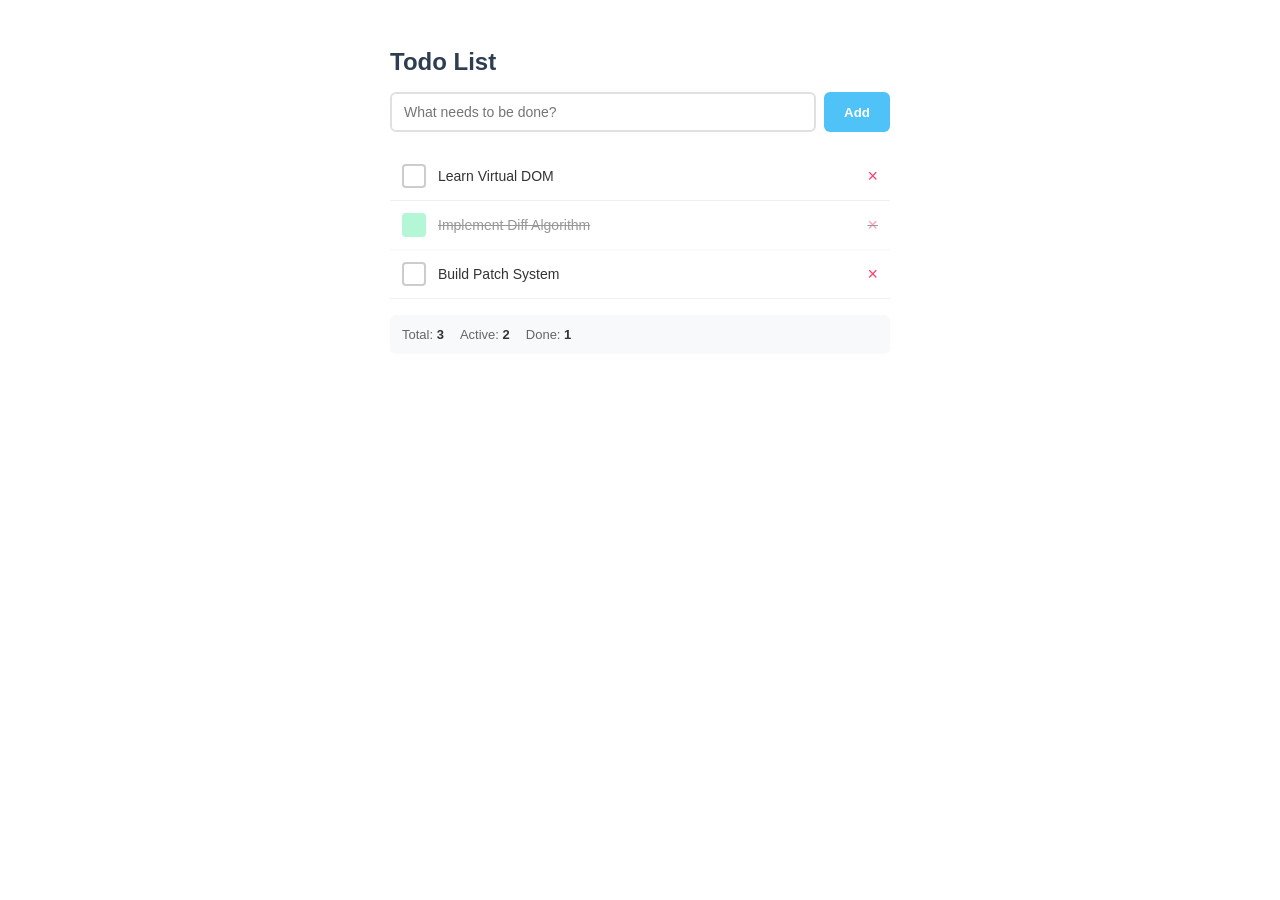
<file: html2.html>
<!DOCTYPE html>
<html lang="ko">
<head>
  <meta charset="UTF-8" />
  <style>
    body { font-family: 'Segoe UI', sans-serif; padding: 24px; background: #fff; color: #333; }
    .todo-app { max-width: 500px; margin: 0 auto; }
    h1 { font-size: 24px; margin-bottom: 16px; color: #2c3e50; }
    .todo-input { display: flex; gap: 8px; margin-bottom: 20px; }
    .todo-input input { flex: 1; padding: 10px 12px; border: 2px solid #e0e0e0; border-radius: 6px; font-size: 14px; }
    .todo-input button { background: #4fc3f7; color: #fff; border: none; padding: 10px 20px; border-radius: 6px; font-weight: bold; cursor: pointer; }
    .todo-list { list-style: none; padding: 0; }
    .todo-item { display: flex; align-items: center; gap: 12px; padding: 12px; border-bottom: 1px solid #f0f0f0; }
    .todo-item.done { opacity: 0.5; text-decoration: line-through; }
    .todo-item .checkbox { width: 20px; height: 20px; border: 2px solid #ccc; border-radius: 4px; }
    .todo-item.done .checkbox { background: #69f0ae; border-color: #69f0ae; }
    .todo-item .text { flex: 1; font-size: 14px; }
    .todo-item .delete { color: #ff3e6c; cursor: pointer; font-size: 18px; }
    .stats { display: flex; gap: 16px; margin-top: 16px; padding: 12px; background: #f8f9fa; border-radius: 6px; font-size: 13px; color: #666; }
    .stats span { font-weight: bold; color: #333; }
  </style>
</head>
<body>
<div class="todo-app">
  <h1>Todo List</h1>
  <div class="todo-input">
    <input type="text" placeholder="What needs to be done?" />
    <button>Add</button>
  </div>
  <ul class="todo-list">
    <li class="todo-item" data-key="1">
      <div class="checkbox"></div>
      <span class="text">Learn Virtual DOM</span>
      <span class="delete">&times;</span>
    </li>
    <li class="todo-item done" data-key="2">
      <div class="checkbox"></div>
      <span class="text">Implement Diff Algorithm</span>
      <span class="delete">&times;</span>
    </li>
    <li class="todo-item" data-key="3">
      <div class="checkbox"></div>
      <span class="text">Build Patch System</span>
      <span class="delete">&times;</span>
    </li>
  </ul>
  <div class="stats">
    <div>Total: <span>3</span></div>
    <div>Active: <span>2</span></div>
    <div>Done: <span>1</span></div>
  </div>
</div>
</body>
</html>
</file>
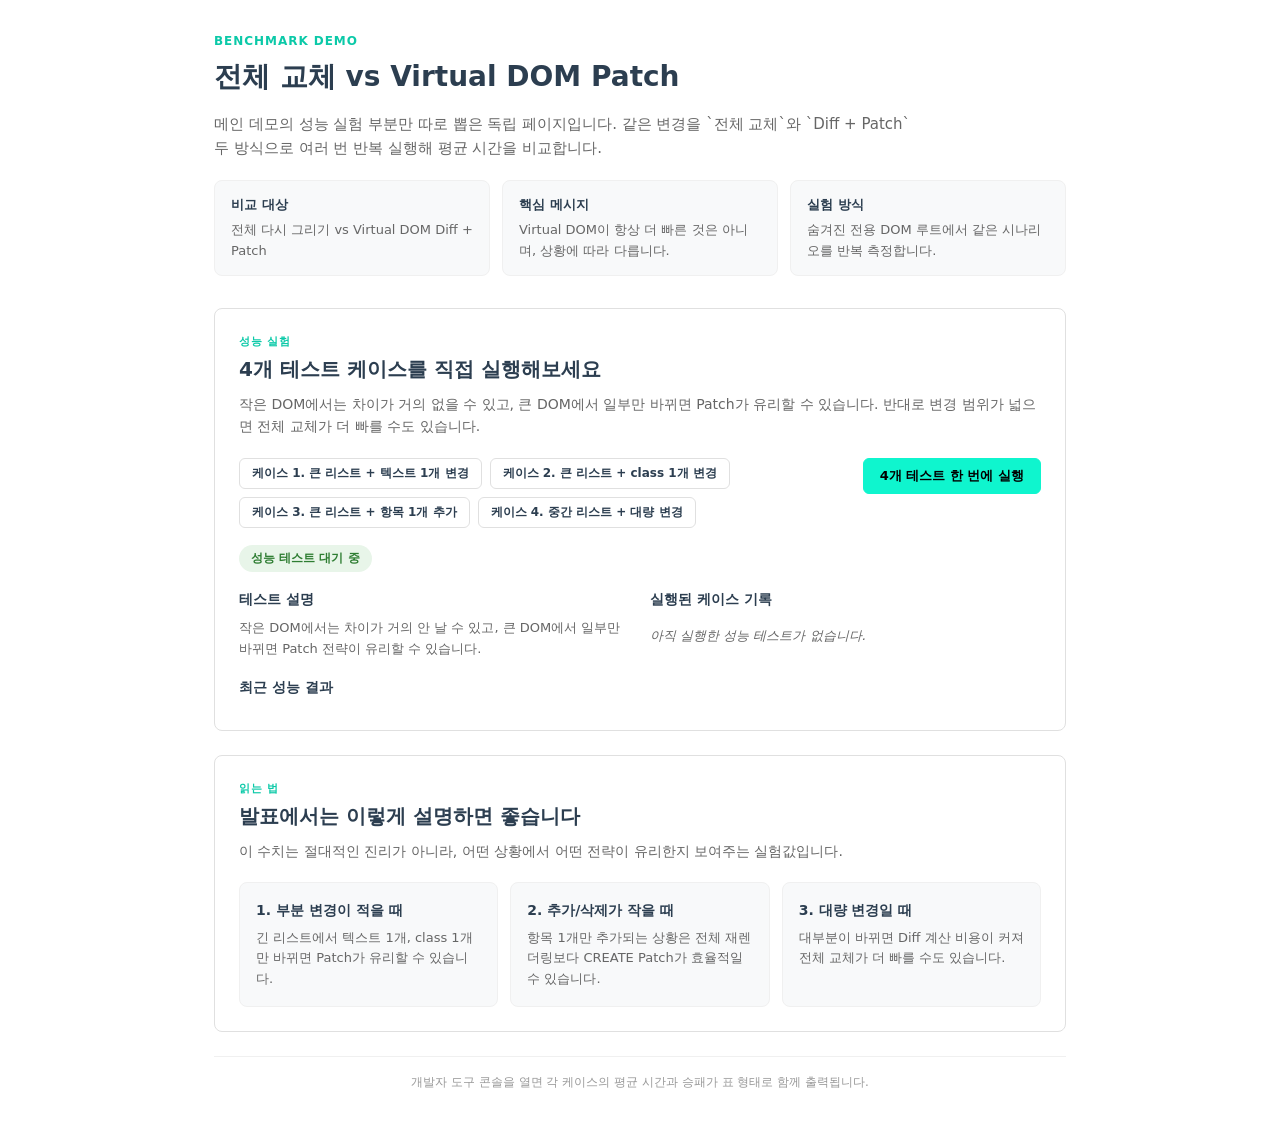
<file: test.html>
<!DOCTYPE html>
<html lang="ko">
  <head>
    <meta charset="UTF-8" />
    <meta name="viewport" content="width=device-width, initial-scale=1.0" />
    <title>Virtual DOM 성능 실험 데모</title>
    <link rel="stylesheet" href="style.css" />
  </head>
  <body>
    <div class="app-shell">
      <header class="hero">
        <p class="eyebrow">Benchmark Demo</p>
        <h1>전체 교체 vs Virtual DOM Patch</h1>
        <p class="hero-copy">
          메인 데모의 성능 실험 부분만 따로 뽑은 독립 페이지입니다. 같은 변경을
          `전체 교체`와 `Diff + Patch` 두 방식으로 여러 번 반복 실행해 평균 시간을
          비교합니다.
        </p>
        <div class="hero-meta">
          <article class="meta-card">
            <h2>비교 대상</h2>
            <p>전체 다시 그리기 vs Virtual DOM Diff + Patch</p>
          </article>
          <article class="meta-card">
            <h2>핵심 메시지</h2>
            <p>Virtual DOM이 항상 더 빠른 것은 아니며, 상황에 따라 다릅니다.</p>
          </article>
          <article class="meta-card">
            <h2>실험 방식</h2>
            <p>숨겨진 전용 DOM 루트에서 같은 시나리오를 반복 측정합니다.</p>
          </article>
        </div>
      </header>

      <section class="panel">
        <div class="panel-header">
          <div>
            <p class="section-kicker">성능 실험</p>
            <h2>4개 테스트 케이스를 직접 실행해보세요</h2>
          </div>
          <p class="panel-description">
            작은 DOM에서는 차이가 거의 없을 수 있고, 큰 DOM에서 일부만 바뀌면 Patch가
            유리할 수 있습니다. 반대로 변경 범위가 넓으면 전체 교체가 더 빠를 수도
            있습니다.
          </p>
        </div>

        <div class="perf-toolbar">
          <div class="sample-buttons">
            <button class="button button-sample" data-benchmark="single-text">
              케이스 1. 큰 리스트 + 텍스트 1개 변경
            </button>
            <button class="button button-sample" data-benchmark="single-props">
              케이스 2. 큰 리스트 + class 1개 변경
            </button>
            <button class="button button-sample" data-benchmark="append-item">
              케이스 3. 큰 리스트 + 항목 1개 추가
            </button>
            <button class="button button-sample" data-benchmark="many-changes">
              케이스 4. 중간 리스트 + 대량 변경
            </button>
          </div>
          <button id="benchmark-all-btn" class="button button-primary">
            4개 테스트 한 번에 실행
          </button>
        </div>

        <div class="status-row">
          <span id="benchmark-status" class="status-pill status-pill-soft">
            성능 테스트 대기 중
          </span>
        </div>

        <div class="benchmark-grid">
          <div class="results-stack">
            <div>
              <h3>테스트 설명</h3>
              <div id="benchmark-summary" class="benchmark-summary">
                아직 실행한 테스트가 없습니다.
              </div>
            </div>
            <div>
              <h3>최근 성능 결과</h3>
              <div id="benchmark-results" class="benchmark-results"></div>
            </div>
          </div>
          <div>
            <h3>실행된 케이스 기록</h3>
            <ul id="benchmark-history" class="patch-list"></ul>
          </div>
        </div>
      </section>

      <section class="panel">
        <div class="panel-header">
          <div>
            <p class="section-kicker">읽는 법</p>
            <h2>발표에서는 이렇게 설명하면 좋습니다</h2>
          </div>
          <p class="panel-description">
            이 수치는 절대적인 진리가 아니라, 어떤 상황에서 어떤 전략이 유리한지 보여주는
            실험값입니다.
          </p>
        </div>
        <div class="concept-grid">
          <article class="concept-card">
            <h3>1. 부분 변경이 적을 때</h3>
            <p>긴 리스트에서 텍스트 1개, class 1개만 바뀌면 Patch가 유리할 수 있습니다.</p>
          </article>
          <article class="concept-card">
            <h3>2. 추가/삭제가 작을 때</h3>
            <p>항목 1개만 추가되는 상황은 전체 재렌더링보다 CREATE Patch가 효율적일 수 있습니다.</p>
          </article>
          <article class="concept-card">
            <h3>3. 대량 변경일 때</h3>
            <p>대부분이 바뀌면 Diff 계산 비용이 커져 전체 교체가 더 빠를 수도 있습니다.</p>
          </article>
        </div>
      </section>

      <footer class="footer-note">
        개발자 도구 콘솔을 열면 각 케이스의 평균 시간과 승패가 표 형태로 함께 출력됩니다.
      </footer>
    </div>

    <div id="benchmark-root" class="benchmark-root" aria-hidden="true"></div>
    <script>
      // 성능 비교에 사용할 4가지 테스트 케이스입니다.
      // 각각 "어떤 상황을 실험하는지"를 설명과 함께 저장해둡니다.
      const BENCHMARK_CASES = {
        "single-text": {
          title: "케이스 1. 큰 리스트 + 텍스트 1개 변경",
          summary:
            "요소 수는 많지만 실제 변경은 텍스트 1개뿐인 경우입니다. Patch 전략이 유리한 대표 상황입니다.",
          expectation: "부분 변경만 있을 때는 Diff 후 Patch가 유리할 가능성이 큽니다.",
          buildScenario: () => ({
            oldVdom: buildBenchmarkTree(500),
            newVdom: buildBenchmarkTree(500, {
              textChanges: {
                320: "320번 카드의 설명만 새 문장으로 교체했습니다. 나머지 구조는 그대로 유지됩니다.",
              },
            }),
          }),
        },
        "single-props": {
          title: "케이스 2. 큰 리스트 + class 1개 변경",
          summary:
            "구조는 그대로 두고 카드 하나의 class와 data 속성만 바꾸는 경우입니다. PROPS Patch 중심으로 처리됩니다.",
          expectation: "속성만 바뀌는 경우는 실제 DOM 전체 교체보다 Patch가 효율적일 수 있습니다.",
          buildScenario: () => ({
            oldVdom: buildBenchmarkTree(500),
            newVdom: buildBenchmarkTree(500, {
              classChanges: {
                180: "benchmark-item benchmark-item-hot",
              },
              dataToneChanges: {
                180: "hot",
              },
            }),
          }),
        },
        "append-item": {
          title: "케이스 3. 큰 리스트 + 항목 1개 추가",
          summary:
            "긴 리스트 끝에 새 카드 하나만 추가하는 상황입니다. 전체 재렌더링보다 CREATE Patch의 가치가 드러날 수 있습니다.",
          expectation: "마지막에 항목 1개만 붙는 상황은 Patch가 유리하게 나올 가능성이 있습니다.",
          buildScenario: () => ({
            oldVdom: buildBenchmarkTree(700),
            newVdom: buildBenchmarkTree(701),
          }),
        },
        "many-changes": {
          title: "케이스 4. 중간 리스트 + 대량 변경",
          summary:
            "카드 수는 조금 줄이고, 많은 항목의 텍스트와 class를 한꺼번에 바꾸는 상황입니다. 여기서는 전체 교체가 비슷하거나 더 빠를 수도 있습니다.",
          expectation:
            "변경 범위가 넓으면 Diff 계산 비용이 커져서 전체 교체가 비슷하거나 더 빠를 수도 있습니다.",
          buildScenario: () => ({
            oldVdom: buildBenchmarkTree(220),
            newVdom: buildBenchmarkTree(220, {
              massUpdateEvery: 2,
            }),
          }),
        },
      };

      const state = {
        history: [],
      };

      const elements = {};

      document.addEventListener("DOMContentLoaded", () => {
        // 페이지가 열리면 버튼, 결과 영역 같은 DOM 요소를 먼저 찾아둡니다.
        cacheElements();
        // 버튼을 눌렀을 때 어떤 함수를 실행할지 연결합니다.
        bindEvents();
        // 첫 화면 문구를 세팅합니다.
        resetBenchmarkViews();
      });

      function cacheElements() {
        elements.benchmarkButtons = Array.from(document.querySelectorAll("[data-benchmark]"));
        elements.benchmarkAllButton = document.getElementById("benchmark-all-btn");
        elements.benchmarkStatus = document.getElementById("benchmark-status");
        elements.benchmarkSummary = document.getElementById("benchmark-summary");
        elements.benchmarkResults = document.getElementById("benchmark-results");
        elements.benchmarkHistory = document.getElementById("benchmark-history");
        elements.benchmarkRoot = document.getElementById("benchmark-root");
      }

      function bindEvents() {
        elements.benchmarkButtons.forEach((button) => {
          button.addEventListener("click", () => runBenchmark(button.dataset.benchmark));
        });

        elements.benchmarkAllButton.addEventListener("click", runAllBenchmarks);
      }

      function resetBenchmarkViews() {
        elements.benchmarkStatus.textContent = "성능 테스트 대기 중";
        elements.benchmarkSummary.textContent =
          "작은 DOM에서는 차이가 거의 안 날 수 있고, 큰 DOM에서 일부만 바뀌면 Patch 전략이 유리할 수 있습니다.";
        elements.benchmarkResults.innerHTML = "";
        renderHistory();
      }

      function renderHistory() {
        elements.benchmarkHistory.innerHTML = "";

        if (state.history.length === 0) {
          const item = document.createElement("li");
          item.className = "patch-empty";
          item.textContent = "아직 실행한 성능 테스트가 없습니다.";
          elements.benchmarkHistory.appendChild(item);
          return;
        }

        state.history.forEach((result) => {
          const item = document.createElement("li");
          item.textContent = `${result.title}: 전체 교체 ${formatMs(
            result.fullReplace.average
          )}ms / Patch ${formatMs(result.patch.average)}ms / 판단: ${result.winnerText}`;
          elements.benchmarkHistory.appendChild(item);
        });
      }

      function buildBenchmarkTree(count, options = {}) {
        // 이 함수는 "성능 실험용 큰 Virtual DOM 트리"를 만듭니다.
        // 카드가 아주 많은 화면을 일부러 만들어야 속도 차이가 더 잘 보입니다.
        const textChanges = options.textChanges || {};
        const classChanges = options.classChanges || {};
        const dataToneChanges = options.dataToneChanges || {};
        const massUpdateEvery = options.massUpdateEvery || 0;
        const items = [];

        for (let index = 0; index < count; index += 1) {
          // massUpdateEvery가 있으면 "여러 카드가 한꺼번에 바뀌는 상황"을 흉내냅니다.
          const isMassUpdated = massUpdateEvery > 0 && index % massUpdateEvery === 0;
          const itemClass =
            classChanges[index] || (isMassUpdated ? "benchmark-item benchmark-item-hot" : "benchmark-item");
          const dataTone = dataToneChanges[index] || (isMassUpdated ? "hot" : "base");
          const title = isMassUpdated ? `업데이트된 카드 ${index + 1}` : `기준 카드 ${index + 1}`;
          const description =
            textChanges[index] ||
            (isMassUpdated
              ? `이 카드는 대량 변경 실험에서 내용이 바뀐 항목입니다. index=${index}`
              : `이 카드는 Virtual DOM 성능 실험을 위한 기준 항목입니다. index=${index}`);
          const badge = isMassUpdated ? "대량 변경" : "기준 상태";

          items.push({
            type: "ELEMENT",
            tag: "li",
            props: {
              class: itemClass,
              "data-index": String(index),
              "data-tone": dataTone,
            },
            children: [
              elementNode("h3", {}, [textNode(title)]),
              elementNode("p", {}, [textNode(description)]),
              elementNode("span", { class: "benchmark-badge" }, [textNode(badge)]),
            ],
          });
        }

        return {
          type: "ROOT",
          children: [
            elementNode("section", { class: "benchmark-board" }, [
              elementNode("header", { class: "benchmark-header" }, [
                elementNode("h2", {}, [textNode(`성능 실험 카드 ${count}개`)]),
                elementNode("p", {}, [textNode("숨겨진 DOM 루트에서 전체 교체와 Patch를 비교합니다.")]),
              ]),
              elementNode("ul", { class: "benchmark-list" }, items),
            ]),
          ],
        };
      }

      function elementNode(tag, props, children) {
        // 태그 노드를 쉽게 만들기 위한 작은 도우미 함수입니다.
        return {
          type: "ELEMENT",
          tag,
          props,
          children,
        };
      }

      function textNode(value) {
        // 텍스트 노드를 쉽게 만들기 위한 도우미 함수입니다.
        return {
          type: "TEXT",
          value,
        };
      }

      function measureBenchmarkCase(oldVdom, newVdom, iterations = 12) {
        // 같은 테스트를 여러 번 반복해서 평균 시간을 구합니다.
        // 1번만 재면 우연히 빠르거나 느리게 나올 수 있기 때문입니다.
        const fullReplaceTimes = [];
        const patchTimes = [];
        let latestPatchCount = 0;

        for (let index = 0; index < iterations; index += 1) {
          // 1) 전체 교체 방식:
          // 기존 화면을 만든 뒤, 새 화면 전체를 통째로 다시 렌더링합니다.
          renderVdomIntoContainer(elements.benchmarkRoot, cloneVdom(oldVdom));
          const fullStart = performance.now();
          renderVdomIntoContainer(elements.benchmarkRoot, cloneVdom(newVdom));
          fullReplaceTimes.push(performance.now() - fullStart);

          // 2) Virtual DOM Patch 방식:
          // 먼저 old/new 트리의 차이를 찾고(diff),
          // 그 차이만 실제 DOM에 반영합니다(patch).
          renderVdomIntoContainer(elements.benchmarkRoot, cloneVdom(oldVdom));
          const patchStart = performance.now();
          const patches = diffTrees(oldVdom, newVdom);
          latestPatchCount = patches.length;
          applyPatches(elements.benchmarkRoot, patches);
          patchTimes.push(performance.now() - patchStart);
        }

        return {
          fullReplace: summarizeTiming(fullReplaceTimes),
          patch: summarizeTiming(patchTimes),
          patchCount: latestPatchCount,
          iterations,
        };
      }

      function summarizeTiming(values) {
        const total = values.reduce((sum, value) => sum + value, 0);
        return {
          average: total / values.length,
          min: Math.min(...values),
          max: Math.max(...values),
        };
      }

      function runBenchmark(caseKey) {
        // 버튼에서 넘겨준 케이스 키로 실험 설정을 가져옵니다.
        const config = BENCHMARK_CASES[caseKey];
        if (!config) {
          return;
        }

        // oldVdom: 바뀌기 전 화면 설계도
        // newVdom: 바뀐 후 화면 설계도
        const scenario = config.buildScenario();
        // 두 방식을 실제로 재서 평균 시간을 구합니다.
        const measurement = measureBenchmarkCase(scenario.oldVdom, scenario.newVdom);
        const fullAverage = measurement.fullReplace.average;
        const patchAverage = measurement.patch.average;
        const diff = patchAverage - fullAverage;
        const winner =
          patchAverage < fullAverage
            ? "patch"
            : fullAverage < patchAverage
              ? "full"
              : "tie";
        // 결과를 한글로 해석해서 "누가 더 빨랐는지" 문장으로 만듭니다.
        const winnerText =
          winner === "patch"
            ? "Patch가 더 빨랐습니다."
            : winner === "full"
              ? "전체 교체가 더 빨랐습니다."
              : "두 방식이 거의 비슷했습니다.";

        const result = {
          key: caseKey,
          title: config.title,
          summary: config.summary,
          expectation: config.expectation,
          winnerText,
          diff,
          ...measurement,
        };

        // 최근 결과가 위로 오도록 기록을 저장합니다.
        state.history = [result, ...state.history.filter((item) => item.key !== caseKey)];
        renderResult(result);
        renderHistory();
        elements.benchmarkStatus.textContent = `${config.title} 실행 완료`;

        logBenchmark(result);
      }

      function runAllBenchmarks() {
        // 4개 케이스를 순서대로 모두 실행합니다.
        Object.keys(BENCHMARK_CASES).forEach((caseKey) => {
          runBenchmark(caseKey);
        });
        elements.benchmarkStatus.textContent = "4개 성능 테스트 실행 완료";
      }

      function renderResult(result) {
        // 측정 결과를 화면 카드로 보기 좋게 렌더링합니다.
        elements.benchmarkSummary.textContent = `${result.summary} 예측: ${result.expectation}`;
        elements.benchmarkResults.innerHTML = "";

        const card = document.createElement("div");
        card.className = "benchmark-card";

        const heading = document.createElement("h4");
        heading.textContent = result.title;

        const summary = document.createElement("p");
        summary.textContent = `${result.summary} 총 ${result.iterations}회 반복 평균입니다.`;

        const metrics = document.createElement("div");
        metrics.className = "benchmark-metrics";

        metrics.appendChild(
          createMetric(
            "전체 교체 평균",
            `${formatMs(result.fullReplace.average)}ms`,
            `최소 ${formatMs(result.fullReplace.min)} / 최대 ${formatMs(result.fullReplace.max)}`
          )
        );
        metrics.appendChild(
          createMetric(
            "Patch 평균",
            `${formatMs(result.patch.average)}ms`,
            `최소 ${formatMs(result.patch.min)} / 최대 ${formatMs(result.patch.max)}`
          )
        );
        metrics.appendChild(createMetric("Patch 개수", `${result.patchCount}개`, "Diff가 만든 작업 수"));
        metrics.appendChild(
          createMetric(
            "평균 차이",
            `${formatMs(Math.abs(result.diff))}ms`,
            result.diff < 0 ? "Patch가 더 빠름" : result.diff > 0 ? "전체 교체가 더 빠름" : "거의 동일"
          )
        );

        const note = document.createElement("p");
        note.className = "benchmark-note";
        note.textContent = `해석: ${result.winnerText}`;

        card.appendChild(heading);
        card.appendChild(summary);
        card.appendChild(metrics);
        card.appendChild(note);
        elements.benchmarkResults.appendChild(card);
      }

      function createMetric(title, value, detail) {
        const wrapper = document.createElement("div");
        wrapper.className = "benchmark-metric";

        const strong = document.createElement("strong");
        strong.textContent = title;

        const valueNode = document.createElement("div");
        valueNode.textContent = value;

        const detailNode = document.createElement("p");
        detailNode.textContent = detail;

        wrapper.appendChild(strong);
        wrapper.appendChild(valueNode);
        wrapper.appendChild(detailNode);
        return wrapper;
      }

      function logBenchmark(result) {
        // 발표나 디버깅 때 보기 좋게 콘솔에도 결과를 남깁니다.
        const message = `전체 교체 평균 ${formatMs(result.fullReplace.average)}ms, Patch 평균 ${formatMs(
          result.patch.average
        )}ms, Patch 개수 ${result.patchCount}개. ${result.winnerText}`;

        console.groupCollapsed(`[성능 실험] ${result.title}`);
        console.log(message);
        console.groupEnd();

        if (console.table) {
          console.table([
            {
              케이스: result.title,
              "전체 교체 평균(ms)": Number(result.fullReplace.average.toFixed(3)),
              "Patch 평균(ms)": Number(result.patch.average.toFixed(3)),
              "Patch 개수": result.patchCount,
              판단: result.winnerText,
            },
          ]);
        }
      }

      function isComparableDomNode(node) {
        // 공백만 있는 텍스트 노드는 비교 대상에서 빼줍니다.
        // 그렇지 않으면 줄바꿈/들여쓰기 때문에 경로 계산이 꼬일 수 있습니다.
        if (!node) {
          return false;
        }

        if (node.nodeType === Node.TEXT_NODE) {
          return node.nodeValue.trim() !== "";
        }

        return node.nodeType === Node.ELEMENT_NODE;
      }

      function getComparableChildNodes(node) {
        return Array.from(node.childNodes).filter(isComparableDomNode);
      }

      function renderVdomIntoContainer(container, rootVdom) {
        // Virtual DOM 트리를 실제 DOM으로 바꿔 화면에 그립니다.
        container.innerHTML = "";
        rootVdom.children.forEach((child) => {
          container.appendChild(vdomToDom(child));
        });
      }

      function vdomToDom(vnode) {
        // Virtual DOM 노드 1개를 실제 DOM 노드 1개로 바꾸는 함수입니다.
        if (vnode.type === "TEXT") {
          return document.createTextNode(vnode.value);
        }

        const element = document.createElement(vnode.tag);

        Object.entries(vnode.props || {}).forEach(([key, value]) => {
          element.setAttribute(key, value);
        });

        (vnode.children || []).forEach((child) => {
          element.appendChild(vdomToDom(child));
        });

        return element;
      }

      function diffTrees(oldTree, newTree) {
        // 이전 설계도와 새 설계도를 비교해서
        // "무엇을 바꿔야 하는지" Patch 목록을 만듭니다.
        const patches = [];
        diffNode(oldTree, newTree, [], patches);
        return patches;
      }

      function diffNode(oldNode, newNode, path, patches) {
        // 1. 이전엔 없고 새로 생기면 CREATE
        if (!oldNode && newNode) {
          patches.push({ type: "CREATE", path, node: cloneVdom(newNode) });
          return;
        }

        // 2. 이전엔 있었는데 없어지면 REMOVE
        if (oldNode && !newNode) {
          patches.push({ type: "REMOVE", path });
          return;
        }

        if (!oldNode || !newNode) {
          return;
        }

        // ROOT는 자식들을 같은 위치끼리 계속 비교합니다.
        if (oldNode.type === "ROOT" && newNode.type === "ROOT") {
          const maxLength = Math.max(oldNode.children.length, newNode.children.length);
          for (let index = 0; index < maxLength; index += 1) {
            diffNode(oldNode.children[index], newNode.children[index], [...path, index], patches);
          }
          return;
        }

        // 3. 노드 종류가 다르면 통째로 교체합니다.
        if (oldNode.type !== newNode.type) {
          patches.push({ type: "REPLACE", path, node: cloneVdom(newNode) });
          return;
        }

        // 4. 텍스트 노드면 글자가 달라졌는지만 보면 됩니다.
        if (oldNode.type === "TEXT" && newNode.type === "TEXT") {
          if (oldNode.value !== newNode.value) {
            patches.push({
              type: "TEXT",
              path,
              value: newNode.value,
            });
          }
          return;
        }

        // 5. 태그 이름이 다르면 같은 노드로 볼 수 없어서 REPLACE입니다.
        if (oldNode.tag !== newNode.tag) {
          patches.push({ type: "REPLACE", path, node: cloneVdom(newNode) });
          return;
        }

        // 태그는 같은데 속성이 다르면 PROPS Patch를 만듭니다.
        const propChanges = diffProps(oldNode.props, newNode.props);
        if (propChanges.set.length > 0 || propChanges.remove.length > 0) {
          patches.push({
            type: "PROPS",
            path,
            set: propChanges.set,
            remove: propChanges.remove,
          });
        }

        // 마지막으로 자식 노드들을 같은 인덱스끼리 재귀적으로 비교합니다.
        const maxLength = Math.max(oldNode.children.length, newNode.children.length);
        for (let index = 0; index < maxLength; index += 1) {
          diffNode(oldNode.children[index], newNode.children[index], [...path, index], patches);
        }
      }

      function diffProps(oldProps = {}, newProps = {}) {
        // 어떤 속성을 새로 설정해야 하는지(set),
        // 어떤 속성을 지워야 하는지(remove)로 나눠서 반환합니다.
        const set = [];
        const remove = [];

        Object.keys(newProps).forEach((key) => {
          if (oldProps[key] !== newProps[key]) {
            set.push({ key, value: newProps[key] });
          }
        });

        Object.keys(oldProps).forEach((key) => {
          if (!(key in newProps)) {
            remove.push(key);
          }
        });

        return { set, remove };
      }

      function applyPatches(container, patches) {
        // REMOVE는 뒤에서부터 지워야 인덱스가 덜 꼬입니다.
        const removePatches = patches
          .filter((patch) => patch.type === "REMOVE")
          .sort((a, b) => comparePathsDesc(a.path, b.path));

        const otherPatches = patches.filter((patch) => patch.type !== "REMOVE");

        removePatches.forEach((patch) => applySinglePatch(container, patch));
        otherPatches.forEach((patch) => applySinglePatch(container, patch));
      }

      function applySinglePatch(container, patch) {
        // Patch 종류에 따라 실제 DOM에 반영하는 방법이 다릅니다.
        switch (patch.type) {
          case "CREATE":
            insertNodeAtPath(container, patch.path, vdomToDom(patch.node));
            break;
          case "REMOVE":
            removeNodeAtPath(container, patch.path);
            break;
          case "REPLACE":
            replaceNodeAtPath(container, patch.path, vdomToDom(patch.node));
            break;
          case "TEXT":
            updateTextAtPath(container, patch.path, patch.value);
            break;
          case "PROPS":
            updatePropsAtPath(container, patch.path, patch);
            break;
          default:
            break;
        }
      }

      function insertNodeAtPath(container, path, node) {
        const parent = getNodeByPath(container, path.slice(0, -1));
        const index = path[path.length - 1];
        const reference = parent ? getComparableChildNodes(parent)[index] || null : null;

        if (parent) {
          parent.insertBefore(node, reference);
        }
      }

      function removeNodeAtPath(container, path) {
        const target = getNodeByPath(container, path);
        if (target && target.parentNode) {
          target.parentNode.removeChild(target);
        }
      }

      function replaceNodeAtPath(container, path, node) {
        const target = getNodeByPath(container, path);
        if (target && target.parentNode) {
          target.parentNode.replaceChild(node, target);
        }
      }

      function updateTextAtPath(container, path, value) {
        const target = getNodeByPath(container, path);
        if (target) {
          target.nodeValue = value;
        }
      }

      function updatePropsAtPath(container, path, patch) {
        const target = getNodeByPath(container, path);
        if (!target || target.nodeType !== Node.ELEMENT_NODE) {
          return;
        }

        patch.remove.forEach((key) => {
          target.removeAttribute(key);
        });

        patch.set.forEach(({ key, value }) => {
          target.setAttribute(key, value);
        });
      }

      function getNodeByPath(container, path) {
        // path가 [0, 2, 1] 이라면
        // "루트의 0번째 자식 -> 그 자식의 2번째 자식 -> 그 자식의 1번째 자식"
        // 순서로 찾아가는 함수입니다.
        let current = container;

        for (const index of path) {
          const comparableChildren = current ? getComparableChildNodes(current) : null;

          if (!current || !comparableChildren || !comparableChildren[index]) {
            return null;
          }

          current = comparableChildren[index];
        }

        return current;
      }

      function comparePathsDesc(pathA, pathB) {
        for (let index = 0; index < Math.max(pathA.length, pathB.length); index += 1) {
          const valueA = pathA[index] ?? -1;
          const valueB = pathB[index] ?? -1;
          if (valueA !== valueB) {
            return valueB - valueA;
          }
        }

        return pathB.length - pathA.length;
      }

      function cloneVdom(vdom) {
        // 실험 중 원본 데이터가 섞이지 않도록 깊은 복사를 사용합니다.
        return JSON.parse(JSON.stringify(vdom));
      }

      function formatMs(value) {
        return value.toFixed(3);
      }
    </script>
  </body>
</html>
</file>
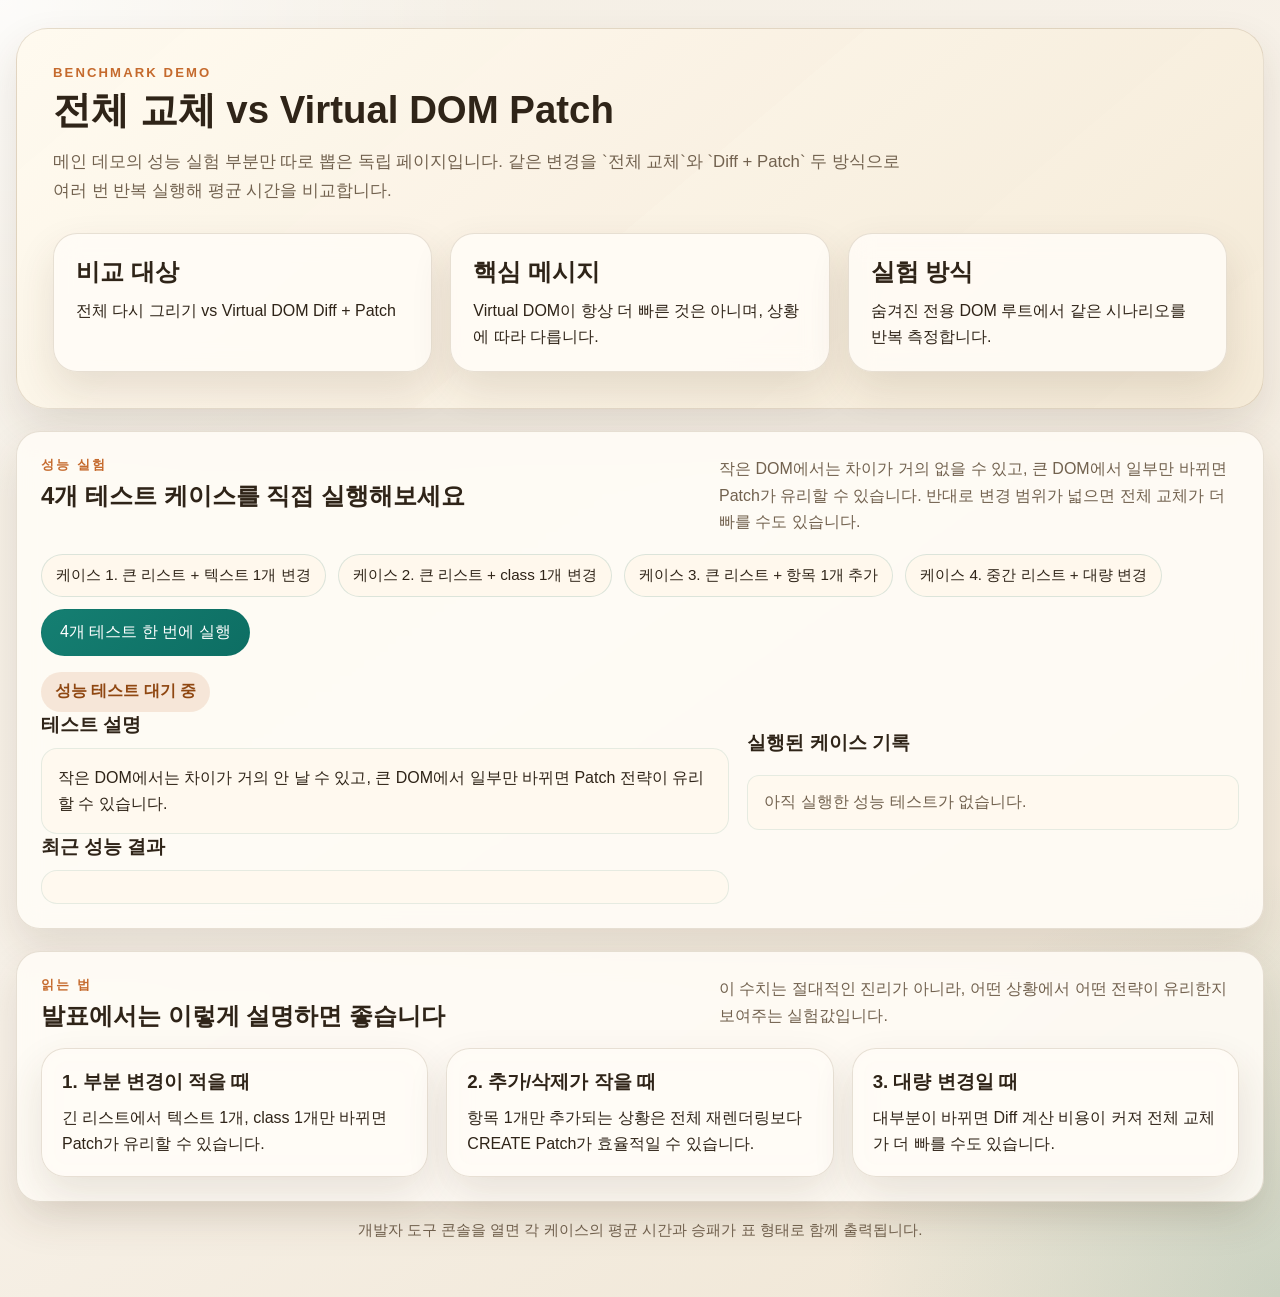
<file: 속도비교.html>
<!DOCTYPE html>
<html lang="ko">
  <head>
    <meta charset="UTF-8" />
    <meta name="viewport" content="width=device-width, initial-scale=1.0" />
    <title>Virtual DOM 성능 실험 데모</title>
    <style>
      :root {
        --bg: #f4efe5;
        --bg-accent: #e9dcc4;
        --panel: rgba(255, 252, 246, 0.88);
        --border: rgba(105, 77, 38, 0.16);
        --text: #2f2418;
        --muted: #72624f;
        --primary: #0d6e63;
        --primary-strong: #084c44;
        --accent: #c56a2d;
        --danger: #b6423d;
        --shadow: 0 18px 40px rgba(73, 53, 24, 0.12);
        --radius-lg: 24px;
        --radius-md: 16px;
        --radius-sm: 12px;
        --font-ui: "Pretendard", "SUIT Variable", "Noto Sans KR", "Malgun Gothic", sans-serif;
        --font-code: "JetBrains Mono", "D2Coding", "Consolas", monospace;
      }

      * {
        box-sizing: border-box;
      }

      body {
        margin: 0;
        min-height: 100vh;
        font-family: var(--font-ui);
        color: var(--text);
        background:
          radial-gradient(circle at top left, rgba(255, 255, 255, 0.8), transparent 28%),
          radial-gradient(circle at bottom right, rgba(13, 110, 99, 0.16), transparent 24%),
          linear-gradient(145deg, var(--bg) 0%, #f7f1e8 48%, #efe5d3 100%);
      }

      button,
      textarea,
      input {
        font: inherit;
      }

      .app-shell {
        width: min(1400px, calc(100% - 32px));
        margin: 0 auto;
        padding: 28px 0 56px;
      }

      .hero {
        padding: 36px;
        border: 1px solid var(--border);
        border-radius: 32px;
        background:
          linear-gradient(140deg, rgba(255, 250, 240, 0.96), rgba(244, 233, 213, 0.94)),
          var(--panel);
        box-shadow: var(--shadow);
      }

      .eyebrow,
      .section-kicker {
        margin: 0 0 8px;
        font-size: 0.82rem;
        font-weight: 700;
        letter-spacing: 0.16em;
        text-transform: uppercase;
        color: var(--accent);
      }

      .hero h1,
      .panel h2 {
        margin: 0;
        line-height: 1.15;
      }

      .hero h1 {
        font-size: clamp(2rem, 3vw, 3.4rem);
      }

      .hero-copy,
      .panel-description,
      .helper-text,
      .footer-note {
        color: var(--muted);
      }

      .hero-copy {
        max-width: 860px;
        margin: 16px 0 0;
        font-size: 1.05rem;
        line-height: 1.7;
      }

      .hero-meta,
      .workspace-grid,
      .vdom-grid,
      .editor-grid,
      .concept-grid {
        display: grid;
        gap: 18px;
      }

      .hero-meta {
        margin-top: 28px;
        grid-template-columns: repeat(3, minmax(0, 1fr));
      }

      .meta-card,
      .panel,
      .concept-card {
        border: 1px solid var(--border);
        border-radius: var(--radius-lg);
        background: var(--panel);
        backdrop-filter: blur(12px);
        box-shadow: var(--shadow);
      }

      .meta-card {
        padding: 22px;
      }

      .meta-card h2,
      .concept-card h3,
      .vdom-block h3,
      .results-stack h3 {
        margin: 0 0 10px;
      }

      .meta-card p,
      .concept-card p {
        margin: 0;
        line-height: 1.6;
      }

      .panel {
        margin-top: 22px;
        padding: 24px;
      }

      .panel-header {
        display: flex;
        justify-content: space-between;
        gap: 18px;
        align-items: flex-start;
        margin-bottom: 18px;
      }

      .panel-description {
        max-width: 520px;
        margin: 0;
        line-height: 1.65;
      }

      .button-row,
      .status-row,
      .sample-buttons,
      .perf-toolbar {
        display: flex;
        flex-wrap: wrap;
        gap: 12px;
      }

      .button-row {
        margin-top: 10px;
      }

      .status-row {
        margin-top: 16px;
      }

      .button {
        border: 1px solid rgba(13, 110, 99, 0.14);
        border-radius: 999px;
        padding: 12px 18px;
        background: #fff8ed;
        color: var(--text);
        cursor: pointer;
        transition:
          transform 0.18s ease,
          box-shadow 0.18s ease,
          background-color 0.18s ease;
      }

      .button:hover {
        transform: translateY(-1px);
        box-shadow: 0 10px 18px rgba(56, 43, 19, 0.08);
      }

      .button:disabled {
        cursor: not-allowed;
        opacity: 0.52;
        transform: none;
        box-shadow: none;
      }

      .button-primary {
        border-color: rgba(13, 110, 99, 0.2);
        background: linear-gradient(135deg, #157f72, var(--primary));
        color: #fff;
      }

      .button-subtle {
        border-color: rgba(198, 106, 45, 0.18);
        background: #fbf0e1;
      }

      .button-sample {
        padding: 10px 14px;
        font-size: 0.95rem;
      }

      .status-pill {
        display: inline-flex;
        align-items: center;
        min-height: 40px;
        padding: 8px 14px;
        border-radius: 999px;
        background: rgba(13, 110, 99, 0.1);
        color: var(--primary-strong);
        font-weight: 600;
      }

      .status-pill-soft {
        background: rgba(197, 106, 45, 0.14);
        color: #8f4711;
      }

      .workspace-grid {
        grid-template-columns: repeat(2, minmax(0, 1fr));
      }

      .editor-grid,
      .vdom-grid {
        grid-template-columns: repeat(2, minmax(0, 1fr));
      }

      .editor-block,
      .vdom-block,
      .results-stack,
      .surface,
      .log-view,
      pre {
        border-radius: var(--radius-md);
      }

      .label-title {
        display: inline-block;
        margin-bottom: 10px;
        font-weight: 700;
      }

      #html-editor,
      pre,
      .log-view {
        width: 100%;
        border: 1px solid rgba(45, 31, 17, 0.12);
        background: #fffdf8;
        color: var(--text);
        font-family: var(--font-code);
        font-size: 0.92rem;
        line-height: 1.6;
      }

      #html-editor {
        min-height: 360px;
        padding: 16px;
        resize: vertical;
      }

      pre {
        margin: 0;
        min-height: 360px;
        overflow: auto;
        padding: 16px;
      }

      .surface {
        min-height: 280px;
        padding: 18px;
        border: 1px solid rgba(13, 110, 99, 0.1);
        background:
          linear-gradient(180deg, rgba(255, 255, 255, 0.82), rgba(250, 244, 233, 0.82)),
          repeating-linear-gradient(
            0deg,
            transparent,
            transparent 23px,
            rgba(114, 98, 79, 0.06) 24px
          );
        overflow: auto;
      }

      .surface > * + * {
        margin-top: 12px;
      }

      .sample-toolbar {
        margin-top: 18px;
      }

      .perf-toolbar {
        align-items: center;
        justify-content: space-between;
        margin-bottom: 16px;
      }

      .patch-list {
        margin: 0;
        padding: 0;
        list-style: none;
        display: grid;
        gap: 10px;
      }

      .patch-list li {
        padding: 14px 16px;
        border: 1px solid rgba(13, 110, 99, 0.1);
        border-radius: var(--radius-sm);
        background: #fff9ef;
        line-height: 1.55;
      }

      .patch-list .patch-empty {
        color: var(--muted);
      }

      .log-view {
        min-height: 280px;
        max-height: 420px;
        overflow: auto;
        padding: 14px;
        display: grid;
        gap: 10px;
      }

      .log-entry {
        padding: 12px 14px;
        border-radius: var(--radius-sm);
        border: 1px solid rgba(45, 31, 17, 0.08);
        background: rgba(255, 255, 255, 0.86);
      }

      .log-entry strong {
        display: inline-block;
        margin-bottom: 6px;
        color: var(--primary-strong);
      }

      .log-entry p {
        margin: 0;
        color: var(--muted);
        line-height: 1.55;
      }

      .concept-grid {
        grid-template-columns: repeat(3, minmax(0, 1fr));
      }

      .concept-card {
        padding: 20px;
      }

      .benchmark-grid {
        display: grid;
        grid-template-columns: 1.4fr 1fr;
        gap: 18px;
      }

      .benchmark-summary,
      .benchmark-results {
        border: 1px solid rgba(13, 110, 99, 0.1);
        border-radius: var(--radius-md);
        background: #fff9ef;
        padding: 16px;
        line-height: 1.65;
      }

      .benchmark-results {
        display: grid;
        gap: 12px;
      }

      .benchmark-card {
        border: 1px solid rgba(45, 31, 17, 0.08);
        border-radius: var(--radius-sm);
        background: rgba(255, 255, 255, 0.9);
        padding: 14px;
      }

      .benchmark-card h4 {
        margin: 0 0 8px;
      }

      .benchmark-card p {
        margin: 0;
        color: var(--muted);
      }

      .benchmark-metrics {
        display: grid;
        grid-template-columns: repeat(2, minmax(0, 1fr));
        gap: 10px;
        margin-top: 12px;
      }

      .benchmark-metric {
        padding: 12px;
        border-radius: var(--radius-sm);
        background: rgba(13, 110, 99, 0.08);
      }

      .benchmark-metric strong {
        display: block;
        margin-bottom: 4px;
        color: var(--primary-strong);
      }

      .benchmark-note {
        margin-top: 10px;
        font-weight: 700;
      }

      .benchmark-root {
        position: absolute;
        left: -99999px;
        top: 0;
        width: 1200px;
        contain: layout style paint;
      }

      .footer-note {
        padding: 18px 4px 0;
        text-align: center;
        font-size: 0.95rem;
      }

      .lab-card,
      .lab-card-alt,
      .lab-badge {
        font-size: 1rem;
      }

      .lab-card,
      .lab-card-alt {
        padding: 18px;
        border-radius: 18px;
        border: 1px solid rgba(13, 110, 99, 0.14);
        background: rgba(255, 255, 255, 0.84);
      }

      .lab-card-alt {
        border-color: rgba(197, 106, 45, 0.18);
        background: rgba(255, 246, 235, 0.92);
      }

      .lab-card h2,
      .lab-card-alt h2 {
        margin-top: 0;
      }

      .lab-highlight {
        color: var(--accent);
        font-weight: 700;
      }

      .lab-row {
        display: flex;
        flex-wrap: wrap;
        gap: 10px;
        margin-top: 14px;
      }

      .lab-badge {
        display: inline-flex;
        align-items: center;
        padding: 8px 12px;
        border-radius: 999px;
        background: rgba(13, 110, 99, 0.1);
        color: var(--primary-strong);
      }

      .lab-note {
        padding: 12px 14px;
        border-left: 4px solid var(--accent);
        background: rgba(197, 106, 45, 0.08);
      }

      .lab-stack {
        display: grid;
        gap: 12px;
      }

      .lab-warning {
        color: var(--danger);
        font-weight: 700;
      }

      @media (max-width: 1080px) {
        .hero-meta,
        .workspace-grid,
        .editor-grid,
        .vdom-grid,
        .concept-grid,
        .benchmark-grid {
          grid-template-columns: 1fr;
        }

        .panel-header {
          flex-direction: column;
        }

        .panel-description {
          max-width: none;
        }
      }

      @media (max-width: 720px) {
        .app-shell {
          width: min(100% - 20px, 1400px);
          padding-top: 20px;
        }

        .hero,
        .panel {
          padding: 18px;
        }

        .hero h1 {
          font-size: 2rem;
        }

        .benchmark-metrics {
          grid-template-columns: 1fr;
        }

        #html-editor,
        pre,
        .log-view {
          min-height: 280px;
        }
      }
    </style>
  </head>
  <body>
    <div class="app-shell">
      <header class="hero">
        <p class="eyebrow">Benchmark Demo</p>
        <h1>전체 교체 vs Virtual DOM Patch</h1>
        <p class="hero-copy">
          메인 데모의 성능 실험 부분만 따로 뽑은 독립 페이지입니다. 같은 변경을
          `전체 교체`와 `Diff + Patch` 두 방식으로 여러 번 반복 실행해 평균 시간을
          비교합니다.
        </p>
        <div class="hero-meta">
          <article class="meta-card">
            <h2>비교 대상</h2>
            <p>전체 다시 그리기 vs Virtual DOM Diff + Patch</p>
          </article>
          <article class="meta-card">
            <h2>핵심 메시지</h2>
            <p>Virtual DOM이 항상 더 빠른 것은 아니며, 상황에 따라 다릅니다.</p>
          </article>
          <article class="meta-card">
            <h2>실험 방식</h2>
            <p>숨겨진 전용 DOM 루트에서 같은 시나리오를 반복 측정합니다.</p>
          </article>
        </div>
      </header>

      <section class="panel">
        <div class="panel-header">
          <div>
            <p class="section-kicker">성능 실험</p>
            <h2>4개 테스트 케이스를 직접 실행해보세요</h2>
          </div>
          <p class="panel-description">
            작은 DOM에서는 차이가 거의 없을 수 있고, 큰 DOM에서 일부만 바뀌면 Patch가
            유리할 수 있습니다. 반대로 변경 범위가 넓으면 전체 교체가 더 빠를 수도
            있습니다.
          </p>
        </div>

        <div class="perf-toolbar">
          <div class="sample-buttons">
            <button class="button button-sample" data-benchmark="single-text">
              케이스 1. 큰 리스트 + 텍스트 1개 변경
            </button>
            <button class="button button-sample" data-benchmark="single-props">
              케이스 2. 큰 리스트 + class 1개 변경
            </button>
            <button class="button button-sample" data-benchmark="append-item">
              케이스 3. 큰 리스트 + 항목 1개 추가
            </button>
            <button class="button button-sample" data-benchmark="many-changes">
              케이스 4. 중간 리스트 + 대량 변경
            </button>
          </div>
          <button id="benchmark-all-btn" class="button button-primary">
            4개 테스트 한 번에 실행
          </button>
        </div>

        <div class="status-row">
          <span id="benchmark-status" class="status-pill status-pill-soft">
            성능 테스트 대기 중
          </span>
        </div>

        <div class="benchmark-grid">
          <div class="results-stack">
            <div>
              <h3>테스트 설명</h3>
              <div id="benchmark-summary" class="benchmark-summary">
                아직 실행한 테스트가 없습니다.
              </div>
            </div>
            <div>
              <h3>최근 성능 결과</h3>
              <div id="benchmark-results" class="benchmark-results"></div>
            </div>
          </div>
          <div>
            <h3>실행된 케이스 기록</h3>
            <ul id="benchmark-history" class="patch-list"></ul>
          </div>
        </div>
      </section>

      <section class="panel">
        <div class="panel-header">
          <div>
            <p class="section-kicker">읽는 법</p>
            <h2>발표에서는 이렇게 설명하면 좋습니다</h2>
          </div>
          <p class="panel-description">
            이 수치는 절대적인 진리가 아니라, 어떤 상황에서 어떤 전략이 유리한지 보여주는
            실험값입니다.
          </p>
        </div>
        <div class="concept-grid">
          <article class="concept-card">
            <h3>1. 부분 변경이 적을 때</h3>
            <p>긴 리스트에서 텍스트 1개, class 1개만 바뀌면 Patch가 유리할 수 있습니다.</p>
          </article>
          <article class="concept-card">
            <h3>2. 추가/삭제가 작을 때</h3>
            <p>항목 1개만 추가되는 상황은 전체 재렌더링보다 CREATE Patch가 효율적일 수 있습니다.</p>
          </article>
          <article class="concept-card">
            <h3>3. 대량 변경일 때</h3>
            <p>대부분이 바뀌면 Diff 계산 비용이 커져 전체 교체가 더 빠를 수도 있습니다.</p>
          </article>
        </div>
      </section>

      <footer class="footer-note">
        개발자 도구 콘솔을 열면 각 케이스의 평균 시간과 승패가 표 형태로 함께 출력됩니다.
      </footer>
    </div>

    <div id="benchmark-root" class="benchmark-root" aria-hidden="true"></div>
    <script>
      // 성능 비교에 사용할 4가지 테스트 케이스입니다.
      // 각각 "어떤 상황을 실험하는지"를 설명과 함께 저장해둡니다.
      const BENCHMARK_CASES = {
        "single-text": {
          title: "케이스 1. 큰 리스트 + 텍스트 1개 변경",
          summary:
            "요소 수는 많지만 실제 변경은 텍스트 1개뿐인 경우입니다. Patch 전략이 유리한 대표 상황입니다.",
          expectation: "부분 변경만 있을 때는 Diff 후 Patch가 유리할 가능성이 큽니다.",
          buildScenario: () => ({
            oldVdom: buildBenchmarkTree(500),
            newVdom: buildBenchmarkTree(500, {
              textChanges: {
                320: "320번 카드의 설명만 새 문장으로 교체했습니다. 나머지 구조는 그대로 유지됩니다.",
              },
            }),
          }),
        },
        "single-props": {
          title: "케이스 2. 큰 리스트 + class 1개 변경",
          summary:
            "구조는 그대로 두고 카드 하나의 class와 data 속성만 바꾸는 경우입니다. PROPS Patch 중심으로 처리됩니다.",
          expectation: "속성만 바뀌는 경우는 실제 DOM 전체 교체보다 Patch가 효율적일 수 있습니다.",
          buildScenario: () => ({
            oldVdom: buildBenchmarkTree(500),
            newVdom: buildBenchmarkTree(500, {
              classChanges: {
                180: "benchmark-item benchmark-item-hot",
              },
              dataToneChanges: {
                180: "hot",
              },
            }),
          }),
        },
        "append-item": {
          title: "케이스 3. 큰 리스트 + 항목 1개 추가",
          summary:
            "긴 리스트 끝에 새 카드 하나만 추가하는 상황입니다. 전체 재렌더링보다 CREATE Patch의 가치가 드러날 수 있습니다.",
          expectation: "마지막에 항목 1개만 붙는 상황은 Patch가 유리하게 나올 가능성이 있습니다.",
          buildScenario: () => ({
            oldVdom: buildBenchmarkTree(700),
            newVdom: buildBenchmarkTree(701),
          }),
        },
        "many-changes": {
          title: "케이스 4. 중간 리스트 + 대량 변경",
          summary:
            "카드 수는 조금 줄이고, 많은 항목의 텍스트와 class를 한꺼번에 바꾸는 상황입니다. 여기서는 전체 교체가 비슷하거나 더 빠를 수도 있습니다.",
          expectation:
            "변경 범위가 넓으면 Diff 계산 비용이 커져서 전체 교체가 비슷하거나 더 빠를 수도 있습니다.",
          buildScenario: () => ({
            oldVdom: buildBenchmarkTree(220),
            newVdom: buildBenchmarkTree(220, {
              massUpdateEvery: 2,
            }),
          }),
        },
      };

      const state = {
        history: [],
      };

      const elements = {};

      document.addEventListener("DOMContentLoaded", () => {
        // 페이지가 열리면 버튼, 결과 영역 같은 DOM 요소를 먼저 찾아둡니다.
        cacheElements();
        // 버튼을 눌렀을 때 어떤 함수를 실행할지 연결합니다.
        bindEvents();
        // 첫 화면 문구를 세팅합니다.
        resetBenchmarkViews();
      });

      function cacheElements() {
        elements.benchmarkButtons = Array.from(document.querySelectorAll("[data-benchmark]"));
        elements.benchmarkAllButton = document.getElementById("benchmark-all-btn");
        elements.benchmarkStatus = document.getElementById("benchmark-status");
        elements.benchmarkSummary = document.getElementById("benchmark-summary");
        elements.benchmarkResults = document.getElementById("benchmark-results");
        elements.benchmarkHistory = document.getElementById("benchmark-history");
        elements.benchmarkRoot = document.getElementById("benchmark-root");
      }

      function bindEvents() {
        elements.benchmarkButtons.forEach((button) => {
          button.addEventListener("click", () => runBenchmark(button.dataset.benchmark));
        });

        elements.benchmarkAllButton.addEventListener("click", runAllBenchmarks);
      }

      function resetBenchmarkViews() {
        elements.benchmarkStatus.textContent = "성능 테스트 대기 중";
        elements.benchmarkSummary.textContent =
          "작은 DOM에서는 차이가 거의 안 날 수 있고, 큰 DOM에서 일부만 바뀌면 Patch 전략이 유리할 수 있습니다.";
        elements.benchmarkResults.innerHTML = "";
        renderHistory();
      }

      function renderHistory() {
        elements.benchmarkHistory.innerHTML = "";

        if (state.history.length === 0) {
          const item = document.createElement("li");
          item.className = "patch-empty";
          item.textContent = "아직 실행한 성능 테스트가 없습니다.";
          elements.benchmarkHistory.appendChild(item);
          return;
        }

        state.history.forEach((result) => {
          const item = document.createElement("li");
          item.textContent = `${result.title}: 전체 교체 ${formatMs(
            result.fullReplace.average
          )}ms / Patch ${formatMs(result.patch.average)}ms / 판단: ${result.winnerText}`;
          elements.benchmarkHistory.appendChild(item);
        });
      }

      function buildBenchmarkTree(count, options = {}) {
        // 이 함수는 "성능 실험용 큰 Virtual DOM 트리"를 만듭니다.
        // 카드가 아주 많은 화면을 일부러 만들어야 속도 차이가 더 잘 보입니다.
        const textChanges = options.textChanges || {};
        const classChanges = options.classChanges || {};
        const dataToneChanges = options.dataToneChanges || {};
        const massUpdateEvery = options.massUpdateEvery || 0;
        const items = [];

        for (let index = 0; index < count; index += 1) {
          // massUpdateEvery가 있으면 "여러 카드가 한꺼번에 바뀌는 상황"을 흉내냅니다.
          const isMassUpdated = massUpdateEvery > 0 && index % massUpdateEvery === 0;
          const itemClass =
            classChanges[index] || (isMassUpdated ? "benchmark-item benchmark-item-hot" : "benchmark-item");
          const dataTone = dataToneChanges[index] || (isMassUpdated ? "hot" : "base");
          const title = isMassUpdated ? `업데이트된 카드 ${index + 1}` : `기준 카드 ${index + 1}`;
          const description =
            textChanges[index] ||
            (isMassUpdated
              ? `이 카드는 대량 변경 실험에서 내용이 바뀐 항목입니다. index=${index}`
              : `이 카드는 Virtual DOM 성능 실험을 위한 기준 항목입니다. index=${index}`);
          const badge = isMassUpdated ? "대량 변경" : "기준 상태";

          items.push({
            type: "ELEMENT",
            tag: "li",
            props: {
              class: itemClass,
              "data-index": String(index),
              "data-tone": dataTone,
            },
            children: [
              elementNode("h3", {}, [textNode(title)]),
              elementNode("p", {}, [textNode(description)]),
              elementNode("span", { class: "benchmark-badge" }, [textNode(badge)]),
            ],
          });
        }

        return {
          type: "ROOT",
          children: [
            elementNode("section", { class: "benchmark-board" }, [
              elementNode("header", { class: "benchmark-header" }, [
                elementNode("h2", {}, [textNode(`성능 실험 카드 ${count}개`)]),
                elementNode("p", {}, [textNode("숨겨진 DOM 루트에서 전체 교체와 Patch를 비교합니다.")]),
              ]),
              elementNode("ul", { class: "benchmark-list" }, items),
            ]),
          ],
        };
      }

      function elementNode(tag, props, children) {
        // 태그 노드를 쉽게 만들기 위한 작은 도우미 함수입니다.
        return {
          type: "ELEMENT",
          tag,
          props,
          children,
        };
      }

      function textNode(value) {
        // 텍스트 노드를 쉽게 만들기 위한 도우미 함수입니다.
        return {
          type: "TEXT",
          value,
        };
      }

      function measureBenchmarkCase(oldVdom, newVdom, iterations = 12) {
        // 같은 테스트를 여러 번 반복해서 평균 시간을 구합니다.
        // 1번만 재면 우연히 빠르거나 느리게 나올 수 있기 때문입니다.
        const fullReplaceTimes = [];
        const patchTimes = [];
        let latestPatchCount = 0;

        for (let index = 0; index < iterations; index += 1) {
          // 1) 전체 교체 방식:
          // 기존 화면을 만든 뒤, 새 화면 전체를 통째로 다시 렌더링합니다.
          renderVdomIntoContainer(elements.benchmarkRoot, cloneVdom(oldVdom));
          const fullStart = performance.now();
          renderVdomIntoContainer(elements.benchmarkRoot, cloneVdom(newVdom));
          fullReplaceTimes.push(performance.now() - fullStart);

          // 2) Virtual DOM Patch 방식:
          // 먼저 old/new 트리의 차이를 찾고(diff),
          // 그 차이만 실제 DOM에 반영합니다(patch).
          renderVdomIntoContainer(elements.benchmarkRoot, cloneVdom(oldVdom));
          const patchStart = performance.now();
          const patches = diffTrees(oldVdom, newVdom);
          latestPatchCount = patches.length;
          applyPatches(elements.benchmarkRoot, patches);
          patchTimes.push(performance.now() - patchStart);
        }

        return {
          fullReplace: summarizeTiming(fullReplaceTimes),
          patch: summarizeTiming(patchTimes),
          patchCount: latestPatchCount,
          iterations,
        };
      }

      function summarizeTiming(values) {
        const total = values.reduce((sum, value) => sum + value, 0);
        return {
          average: total / values.length,
          min: Math.min(...values),
          max: Math.max(...values),
        };
      }

      function runBenchmark(caseKey) {
        // 버튼에서 넘겨준 케이스 키로 실험 설정을 가져옵니다.
        const config = BENCHMARK_CASES[caseKey];
        if (!config) {
          return;
        }

        // oldVdom: 바뀌기 전 화면 설계도
        // newVdom: 바뀐 후 화면 설계도
        const scenario = config.buildScenario();
        // 두 방식을 실제로 재서 평균 시간을 구합니다.
        const measurement = measureBenchmarkCase(scenario.oldVdom, scenario.newVdom);
        const fullAverage = measurement.fullReplace.average;
        const patchAverage = measurement.patch.average;
        const diff = patchAverage - fullAverage;
        const winner =
          patchAverage < fullAverage
            ? "patch"
            : fullAverage < patchAverage
              ? "full"
              : "tie";
        // 결과를 한글로 해석해서 "누가 더 빨랐는지" 문장으로 만듭니다.
        const winnerText =
          winner === "patch"
            ? "Patch가 더 빨랐습니다."
            : winner === "full"
              ? "전체 교체가 더 빨랐습니다."
              : "두 방식이 거의 비슷했습니다.";

        const result = {
          key: caseKey,
          title: config.title,
          summary: config.summary,
          expectation: config.expectation,
          winnerText,
          diff,
          ...measurement,
        };

        // 최근 결과가 위로 오도록 기록을 저장합니다.
        state.history = [result, ...state.history.filter((item) => item.key !== caseKey)];
        renderResult(result);
        renderHistory();
        elements.benchmarkStatus.textContent = `${config.title} 실행 완료`;

        logBenchmark(result);
      }

      function runAllBenchmarks() {
        // 4개 케이스를 순서대로 모두 실행합니다.
        Object.keys(BENCHMARK_CASES).forEach((caseKey) => {
          runBenchmark(caseKey);
        });
        elements.benchmarkStatus.textContent = "4개 성능 테스트 실행 완료";
      }

      function renderResult(result) {
        // 측정 결과를 화면 카드로 보기 좋게 렌더링합니다.
        elements.benchmarkSummary.textContent = `${result.summary} 예측: ${result.expectation}`;
        elements.benchmarkResults.innerHTML = "";

        const card = document.createElement("div");
        card.className = "benchmark-card";

        const heading = document.createElement("h4");
        heading.textContent = result.title;

        const summary = document.createElement("p");
        summary.textContent = `${result.summary} 총 ${result.iterations}회 반복 평균입니다.`;

        const metrics = document.createElement("div");
        metrics.className = "benchmark-metrics";

        metrics.appendChild(
          createMetric(
            "전체 교체 평균",
            `${formatMs(result.fullReplace.average)}ms`,
            `최소 ${formatMs(result.fullReplace.min)} / 최대 ${formatMs(result.fullReplace.max)}`
          )
        );
        metrics.appendChild(
          createMetric(
            "Patch 평균",
            `${formatMs(result.patch.average)}ms`,
            `최소 ${formatMs(result.patch.min)} / 최대 ${formatMs(result.patch.max)}`
          )
        );
        metrics.appendChild(createMetric("Patch 개수", `${result.patchCount}개`, "Diff가 만든 작업 수"));
        metrics.appendChild(
          createMetric(
            "평균 차이",
            `${formatMs(Math.abs(result.diff))}ms`,
            result.diff < 0 ? "Patch가 더 빠름" : result.diff > 0 ? "전체 교체가 더 빠름" : "거의 동일"
          )
        );

        const note = document.createElement("p");
        note.className = "benchmark-note";
        note.textContent = `해석: ${result.winnerText}`;

        card.appendChild(heading);
        card.appendChild(summary);
        card.appendChild(metrics);
        card.appendChild(note);
        elements.benchmarkResults.appendChild(card);
      }

      function createMetric(title, value, detail) {
        const wrapper = document.createElement("div");
        wrapper.className = "benchmark-metric";

        const strong = document.createElement("strong");
        strong.textContent = title;

        const valueNode = document.createElement("div");
        valueNode.textContent = value;

        const detailNode = document.createElement("p");
        detailNode.textContent = detail;

        wrapper.appendChild(strong);
        wrapper.appendChild(valueNode);
        wrapper.appendChild(detailNode);
        return wrapper;
      }

      function logBenchmark(result) {
        // 발표나 디버깅 때 보기 좋게 콘솔에도 결과를 남깁니다.
        const message = `전체 교체 평균 ${formatMs(result.fullReplace.average)}ms, Patch 평균 ${formatMs(
          result.patch.average
        )}ms, Patch 개수 ${result.patchCount}개. ${result.winnerText}`;

        console.groupCollapsed(`[성능 실험] ${result.title}`);
        console.log(message);
        console.groupEnd();

        if (console.table) {
          console.table([
            {
              케이스: result.title,
              "전체 교체 평균(ms)": Number(result.fullReplace.average.toFixed(3)),
              "Patch 평균(ms)": Number(result.patch.average.toFixed(3)),
              "Patch 개수": result.patchCount,
              판단: result.winnerText,
            },
          ]);
        }
      }

      function isComparableDomNode(node) {
        // 공백만 있는 텍스트 노드는 비교 대상에서 빼줍니다.
        // 그렇지 않으면 줄바꿈/들여쓰기 때문에 경로 계산이 꼬일 수 있습니다.
        if (!node) {
          return false;
        }

        if (node.nodeType === Node.TEXT_NODE) {
          return node.nodeValue.trim() !== "";
        }

        return node.nodeType === Node.ELEMENT_NODE;
      }

      function getComparableChildNodes(node) {
        return Array.from(node.childNodes).filter(isComparableDomNode);
      }

      function renderVdomIntoContainer(container, rootVdom) {
        // Virtual DOM 트리를 실제 DOM으로 바꿔 화면에 그립니다.
        container.innerHTML = "";
        rootVdom.children.forEach((child) => {
          container.appendChild(vdomToDom(child));
        });
      }

      function vdomToDom(vnode) {
        // Virtual DOM 노드 1개를 실제 DOM 노드 1개로 바꾸는 함수입니다.
        if (vnode.type === "TEXT") {
          return document.createTextNode(vnode.value);
        }

        const element = document.createElement(vnode.tag);

        Object.entries(vnode.props || {}).forEach(([key, value]) => {
          element.setAttribute(key, value);
        });

        (vnode.children || []).forEach((child) => {
          element.appendChild(vdomToDom(child));
        });

        return element;
      }

      function diffTrees(oldTree, newTree) {
        // 이전 설계도와 새 설계도를 비교해서
        // "무엇을 바꿔야 하는지" Patch 목록을 만듭니다.
        const patches = [];
        diffNode(oldTree, newTree, [], patches);
        return patches;
      }

      function diffNode(oldNode, newNode, path, patches) {
        // 1. 이전엔 없고 새로 생기면 CREATE
        if (!oldNode && newNode) {
          patches.push({ type: "CREATE", path, node: cloneVdom(newNode) });
          return;
        }

        // 2. 이전엔 있었는데 없어지면 REMOVE
        if (oldNode && !newNode) {
          patches.push({ type: "REMOVE", path });
          return;
        }

        if (!oldNode || !newNode) {
          return;
        }

        // ROOT는 자식들을 같은 위치끼리 계속 비교합니다.
        if (oldNode.type === "ROOT" && newNode.type === "ROOT") {
          const maxLength = Math.max(oldNode.children.length, newNode.children.length);
          for (let index = 0; index < maxLength; index += 1) {
            diffNode(oldNode.children[index], newNode.children[index], [...path, index], patches);
          }
          return;
        }

        // 3. 노드 종류가 다르면 통째로 교체합니다.
        if (oldNode.type !== newNode.type) {
          patches.push({ type: "REPLACE", path, node: cloneVdom(newNode) });
          return;
        }

        // 4. 텍스트 노드면 글자가 달라졌는지만 보면 됩니다.
        if (oldNode.type === "TEXT" && newNode.type === "TEXT") {
          if (oldNode.value !== newNode.value) {
            patches.push({
              type: "TEXT",
              path,
              value: newNode.value,
            });
          }
          return;
        }

        // 5. 태그 이름이 다르면 같은 노드로 볼 수 없어서 REPLACE입니다.
        if (oldNode.tag !== newNode.tag) {
          patches.push({ type: "REPLACE", path, node: cloneVdom(newNode) });
          return;
        }

        // 태그는 같은데 속성이 다르면 PROPS Patch를 만듭니다.
        const propChanges = diffProps(oldNode.props, newNode.props);
        if (propChanges.set.length > 0 || propChanges.remove.length > 0) {
          patches.push({
            type: "PROPS",
            path,
            set: propChanges.set,
            remove: propChanges.remove,
          });
        }

        // 마지막으로 자식 노드들을 같은 인덱스끼리 재귀적으로 비교합니다.
        const maxLength = Math.max(oldNode.children.length, newNode.children.length);
        for (let index = 0; index < maxLength; index += 1) {
          diffNode(oldNode.children[index], newNode.children[index], [...path, index], patches);
        }
      }

      function diffProps(oldProps = {}, newProps = {}) {
        // 어떤 속성을 새로 설정해야 하는지(set),
        // 어떤 속성을 지워야 하는지(remove)로 나눠서 반환합니다.
        const set = [];
        const remove = [];

        Object.keys(newProps).forEach((key) => {
          if (oldProps[key] !== newProps[key]) {
            set.push({ key, value: newProps[key] });
          }
        });

        Object.keys(oldProps).forEach((key) => {
          if (!(key in newProps)) {
            remove.push(key);
          }
        });

        return { set, remove };
      }

      function applyPatches(container, patches) {
        // REMOVE는 뒤에서부터 지워야 인덱스가 덜 꼬입니다.
        const removePatches = patches
          .filter((patch) => patch.type === "REMOVE")
          .sort((a, b) => comparePathsDesc(a.path, b.path));

        const otherPatches = patches.filter((patch) => patch.type !== "REMOVE");

        removePatches.forEach((patch) => applySinglePatch(container, patch));
        otherPatches.forEach((patch) => applySinglePatch(container, patch));
      }

      function applySinglePatch(container, patch) {
        // Patch 종류에 따라 실제 DOM에 반영하는 방법이 다릅니다.
        switch (patch.type) {
          case "CREATE":
            insertNodeAtPath(container, patch.path, vdomToDom(patch.node));
            break;
          case "REMOVE":
            removeNodeAtPath(container, patch.path);
            break;
          case "REPLACE":
            replaceNodeAtPath(container, patch.path, vdomToDom(patch.node));
            break;
          case "TEXT":
            updateTextAtPath(container, patch.path, patch.value);
            break;
          case "PROPS":
            updatePropsAtPath(container, patch.path, patch);
            break;
          default:
            break;
        }
      }

      function insertNodeAtPath(container, path, node) {
        const parent = getNodeByPath(container, path.slice(0, -1));
        const index = path[path.length - 1];
        const reference = parent ? getComparableChildNodes(parent)[index] || null : null;

        if (parent) {
          parent.insertBefore(node, reference);
        }
      }

      function removeNodeAtPath(container, path) {
        const target = getNodeByPath(container, path);
        if (target && target.parentNode) {
          target.parentNode.removeChild(target);
        }
      }

      function replaceNodeAtPath(container, path, node) {
        const target = getNodeByPath(container, path);
        if (target && target.parentNode) {
          target.parentNode.replaceChild(node, target);
        }
      }

      function updateTextAtPath(container, path, value) {
        const target = getNodeByPath(container, path);
        if (target) {
          target.nodeValue = value;
        }
      }

      function updatePropsAtPath(container, path, patch) {
        const target = getNodeByPath(container, path);
        if (!target || target.nodeType !== Node.ELEMENT_NODE) {
          return;
        }

        patch.remove.forEach((key) => {
          target.removeAttribute(key);
        });

        patch.set.forEach(({ key, value }) => {
          target.setAttribute(key, value);
        });
      }

      function getNodeByPath(container, path) {
        // path가 [0, 2, 1] 이라면
        // "루트의 0번째 자식 -> 그 자식의 2번째 자식 -> 그 자식의 1번째 자식"
        // 순서로 찾아가는 함수입니다.
        let current = container;

        for (const index of path) {
          const comparableChildren = current ? getComparableChildNodes(current) : null;

          if (!current || !comparableChildren || !comparableChildren[index]) {
            return null;
          }

          current = comparableChildren[index];
        }

        return current;
      }

      function comparePathsDesc(pathA, pathB) {
        for (let index = 0; index < Math.max(pathA.length, pathB.length); index += 1) {
          const valueA = pathA[index] ?? -1;
          const valueB = pathB[index] ?? -1;
          if (valueA !== valueB) {
            return valueB - valueA;
          }
        }

        return pathB.length - pathA.length;
      }

      function cloneVdom(vdom) {
        // 실험 중 원본 데이터가 섞이지 않도록 깊은 복사를 사용합니다.
        return JSON.parse(JSON.stringify(vdom));
      }

      function formatMs(value) {
        return value.toFixed(3);
      }
    </script>
  </body>
</html>
</file>
<file: style.css>
/* ══════════════════════════════════════════
   style.css — test.html (Benchmark Demo) 전용 스타일
   ══════════════════════════════════════════ */

:root {
  --font-main: 'Segoe UI', system-ui, -apple-system, sans-serif;
  --bg: #ffffff;
  --bg-panel: #f8f9fa;
  --bg-card: #ffffff;
  --border: #e0e0e0;
  --border-light: #f0f0f0;
  --text: #2c3e50;
  --text-secondary: #666;
  --text-muted: #999;
  --accent: #0ff5ce;
  --accent-dark: #0bc9a8;
  --red: #ff3e6c;
  --blue: #4fc3f7;
  --radius: 8px;
}

*, *::before, *::after { box-sizing: border-box; margin: 0; padding: 0; }

body {
  font-family: var(--font-main);
  color: var(--text);
  background: var(--bg);
  line-height: 1.6;
  padding: 0;
}

/* ── App Shell ── */
.app-shell {
  max-width: 900px;
  margin: 0 auto;
  padding: 32px 24px 48px;
}

/* ── Hero ── */
.hero {
  margin-bottom: 32px;
}

.eyebrow {
  font-size: 12px;
  font-weight: 600;
  text-transform: uppercase;
  letter-spacing: 0.08em;
  color: var(--accent-dark);
  margin-bottom: 4px;
}

.hero h1 {
  font-size: 28px;
  font-weight: 700;
  margin-bottom: 12px;
  color: var(--text);
}

.hero-copy {
  font-size: 15px;
  color: var(--text-secondary);
  max-width: 700px;
  margin-bottom: 20px;
}

.hero-meta {
  display: grid;
  grid-template-columns: repeat(auto-fit, minmax(200px, 1fr));
  gap: 12px;
}

.meta-card {
  background: var(--bg-panel);
  border: 1px solid var(--border-light);
  border-radius: var(--radius);
  padding: 14px 16px;
}

.meta-card h2 {
  font-size: 13px;
  font-weight: 700;
  margin-bottom: 4px;
  color: var(--text);
}

.meta-card p {
  font-size: 13px;
  color: var(--text-secondary);
}

/* ── Panel (Section) ── */
.panel {
  background: var(--bg-card);
  border: 1px solid var(--border);
  border-radius: var(--radius);
  padding: 24px;
  margin-bottom: 24px;
}

.panel-header {
  margin-bottom: 20px;
}

.section-kicker {
  font-size: 11px;
  font-weight: 600;
  text-transform: uppercase;
  letter-spacing: 0.08em;
  color: var(--accent-dark);
  margin-bottom: 2px;
}

.panel-header h2 {
  font-size: 20px;
  font-weight: 700;
  margin-bottom: 8px;
}

.panel-description {
  font-size: 14px;
  color: var(--text-secondary);
  margin-top: 8px;
}

/* ── Toolbar ── */
.perf-toolbar {
  display: flex;
  flex-wrap: wrap;
  gap: 10px;
  align-items: flex-start;
  margin-bottom: 16px;
}

.sample-buttons {
  display: flex;
  flex-wrap: wrap;
  gap: 8px;
  flex: 1;
}

/* ── Buttons ── */
.button {
  display: inline-block;
  font-family: var(--font-main);
  font-size: 13px;
  font-weight: 600;
  padding: 8px 16px;
  border: 1px solid var(--border);
  border-radius: 6px;
  background: var(--bg-card);
  color: var(--text);
  cursor: pointer;
  transition: background 0.15s, border-color 0.15s;
}

.button:hover {
  background: var(--bg-panel);
  border-color: var(--accent);
}

.button-sample {
  font-size: 12px;
  padding: 6px 12px;
}

.button-primary {
  background: var(--accent);
  color: #000;
  border-color: var(--accent);
  font-weight: 700;
}

.button-primary:hover {
  background: var(--accent-dark);
  border-color: var(--accent-dark);
}

/* ── Status ── */
.status-row {
  margin-bottom: 16px;
}

.status-pill {
  display: inline-block;
  font-size: 12px;
  font-weight: 600;
  padding: 4px 12px;
  border-radius: 20px;
  background: var(--bg-panel);
  color: var(--text-secondary);
}

.status-pill-soft {
  background: #e8f5e9;
  color: #2e7d32;
}

/* ── Benchmark Grid ── */
.benchmark-grid {
  display: grid;
  grid-template-columns: 1fr 1fr;
  gap: 20px;
}

@media (max-width: 700px) {
  .benchmark-grid { grid-template-columns: 1fr; }
}

.results-stack {
  display: flex;
  flex-direction: column;
  gap: 16px;
}

.results-stack h3,
.benchmark-grid h3 {
  font-size: 14px;
  font-weight: 700;
  margin-bottom: 8px;
  color: var(--text);
}

.benchmark-summary {
  font-size: 13px;
  color: var(--text-secondary);
  line-height: 1.6;
}

.benchmark-results {
  font-size: 13px;
}

/* ── Benchmark Card ── */
.benchmark-card {
  background: var(--bg-panel);
  border: 1px solid var(--border-light);
  border-radius: var(--radius);
  padding: 16px;
}

.benchmark-card h4 {
  font-size: 14px;
  font-weight: 700;
  margin-bottom: 6px;
}

.benchmark-card > p {
  font-size: 13px;
  color: var(--text-secondary);
  margin-bottom: 12px;
}

.benchmark-metrics {
  display: grid;
  grid-template-columns: repeat(2, 1fr);
  gap: 10px;
  margin-bottom: 12px;
}

.benchmark-metric {
  background: var(--bg-card);
  border: 1px solid var(--border-light);
  border-radius: 6px;
  padding: 10px 12px;
}

.benchmark-metric strong {
  display: block;
  font-size: 11px;
  color: var(--text-muted);
  margin-bottom: 2px;
}

.benchmark-metric div {
  font-size: 18px;
  font-weight: 700;
  color: var(--text);
}

.benchmark-metric p {
  font-size: 11px;
  color: var(--text-muted);
  margin-top: 2px;
}

.benchmark-note {
  font-size: 13px;
  font-weight: 600;
  color: var(--accent-dark);
}

/* ── Concept Grid ── */
.concept-grid {
  display: grid;
  grid-template-columns: repeat(auto-fit, minmax(200px, 1fr));
  gap: 12px;
}

.concept-card {
  background: var(--bg-panel);
  border: 1px solid var(--border-light);
  border-radius: var(--radius);
  padding: 16px;
}

.concept-card h3 {
  font-size: 14px;
  font-weight: 700;
  margin-bottom: 6px;
}

.concept-card p {
  font-size: 13px;
  color: var(--text-secondary);
}

/* ── Patch List (History) ── */
.patch-list {
  list-style: none;
  padding: 0;
}

.patch-list li {
  padding: 8px 0;
  border-bottom: 1px solid var(--border-light);
  font-size: 13px;
  color: var(--text-secondary);
}

.patch-list li:last-child {
  border-bottom: none;
}

.patch-empty {
  color: var(--text-muted);
  font-style: italic;
}

/* ── Footer ── */
.footer-note {
  margin-top: 24px;
  font-size: 12px;
  color: var(--text-muted);
  text-align: center;
  padding-top: 16px;
  border-top: 1px solid var(--border-light);
}

/* ── Benchmark Board (hidden root rendering) ── */
.benchmark-root {
  position: fixed;
  left: -9999px;
  top: -9999px;
  visibility: hidden;
}

.benchmark-board {
  padding: 16px;
}

.benchmark-header {
  margin-bottom: 12px;
}

.benchmark-header h2 {
  font-size: 16px;
  font-weight: 700;
}

.benchmark-header p {
  font-size: 13px;
  color: var(--text-secondary);
}

.benchmark-list {
  list-style: none;
  padding: 0;
  display: grid;
  gap: 8px;
}

.benchmark-item {
  padding: 12px;
  border: 1px solid var(--border-light);
  border-radius: 6px;
  background: var(--bg-card);
}

.benchmark-item h3 {
  font-size: 13px;
  font-weight: 600;
}

.benchmark-item p {
  font-size: 12px;
  color: var(--text-secondary);
}

.benchmark-item-hot {
  border-color: var(--red);
  background: #fff5f5;
}

.benchmark-badge {
  display: inline-block;
  font-size: 10px;
  font-weight: 600;
  padding: 2px 8px;
  border-radius: 10px;
  background: var(--bg-panel);
  color: var(--text-muted);
  margin-top: 4px;
}
</file>
